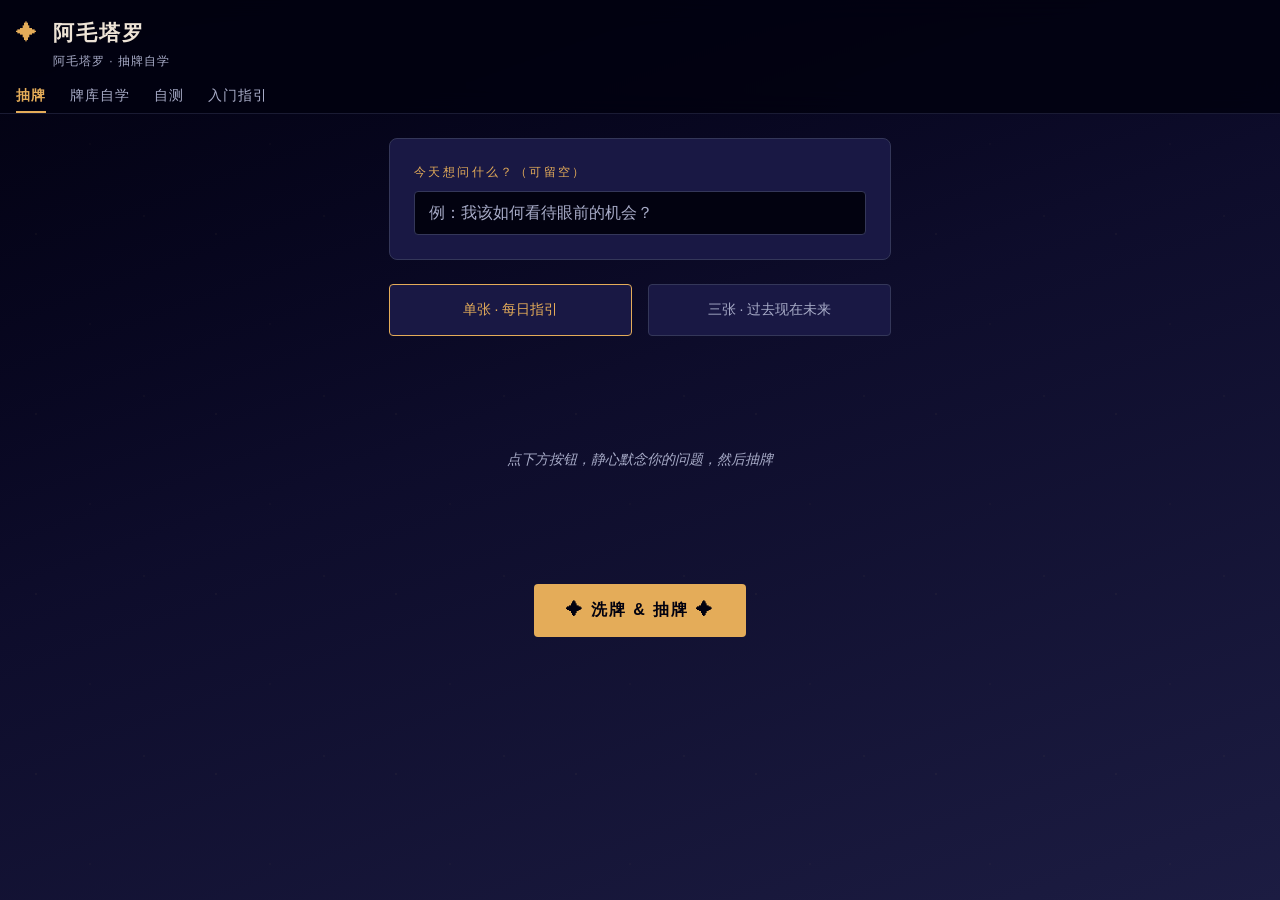
<file: index.html>
<!DOCTYPE html>
<html lang="zh-CN">
<head>
<meta charset="UTF-8">
<meta name="viewport" content="width=device-width, initial-scale=1.0">
<meta http-equiv="refresh" content="0; url=./am-tarot.html">
<title>阿毛塔罗 · 自学抽牌</title>
</head>
<body>
<script>location.replace('./am-tarot.html');</script>
<p style="font-family:sans-serif;text-align:center;margin-top:2em;"><a href="./am-tarot.html">阿毛塔罗 · 点击进入</a></p>
</body>
</html>
</file>
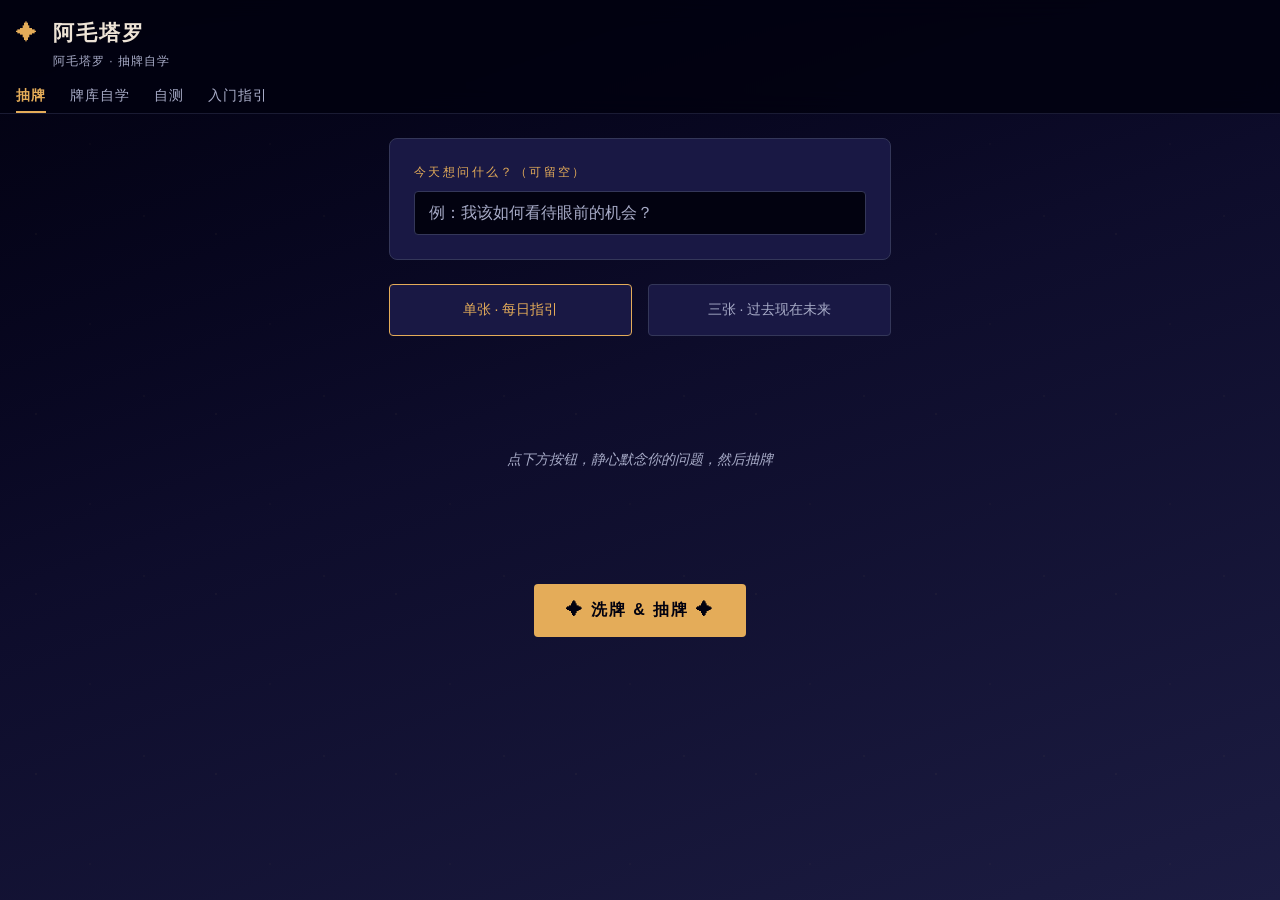
<file: am-tarot.html>
<!DOCTYPE html>
<html lang="zh-CN">
<head>
<meta charset="UTF-8">
<meta name="viewport" content="width=device-width, initial-scale=1.0, maximum-scale=1.0, user-scalable=no, viewport-fit=cover">
<meta name="theme-color" content="#0d0a1a">
<meta name="apple-mobile-web-app-capable" content="yes">
<meta name="apple-mobile-web-app-status-bar-style" content="black-translucent">
<link rel="manifest" href="manifest.json">
<link rel="apple-touch-icon" href="pwa-icon-192.png">
<title>阿毛塔罗 · 自学抽牌</title>
<style>
/* ============ 阿毛塔罗 | Editorial Swiss Revival ============ */
:root{
  --bg0: oklch(10% 0.04 280);
  --bg1: oklch(18% 0.06 280);
  --bg2: oklch(25% 0.07 280);
  --gold: oklch(78% 0.12 75);
  --gold-soft: oklch(88% 0.08 75);
  --gold-deep: oklch(65% 0.11 75);
  --cream: oklch(92% 0.02 75);
  --text: oklch(94% 0.02 280);
  --text-dim: oklch(75% 0.04 280);
  --card: oklch(24% 0.08 280);
  --card-border: oklch(35% 0.06 280);
  --rev: oklch(82% 0.03 260);
  --red: oklch(72% 0.14 25);
  --fs-xs: 0.75rem;
  --fs-sm: 0.875rem;
  --fs-base: 1rem;
  --fs-lg: 1.333rem;
  --fs-xl: 1.777rem;
  --sp-1: 0.5rem;
  --sp-2: 1rem;
  --sp-3: 1.5rem;
  --sp-4: 2rem;
  --sp-6: 3rem;
}
*{box-sizing:border-box; -webkit-tap-highlight-color:transparent;}
html,body{margin:0;padding:0;}
body{
  font-family: "PingFang SC", "Microsoft YaHei", -apple-system, BlinkMacSystemFont, sans-serif;
  background:linear-gradient(160deg,var(--bg0) 0%,var(--bg1) 45%,var(--bg2) 100%);
  color:var(--text);
  min-height:100vh;
  padding-bottom:var(--sp-6);
  line-height:1.6;
}
body::before{
  content:"";position:fixed;inset:0;pointer-events:none;z-index:0;
  background:
    radial-gradient(1px 1px at 20% 30%, rgba(230,194,122,.3), transparent),
    radial-gradient(1px 1px at 80% 20%, rgba(230,194,122,.25), transparent),
    radial-gradient(1px 1px at 50% 80%, rgba(230,194,122,.18), transparent);
  background-size:180px 180px; opacity:.5;
}
.topbar{
  position:sticky;top:0;z-index:20;
  background:oklch(10% 0.04 280 / .85);backdrop-filter:blur(12px);
  border-bottom:1px solid oklch(35% 0.06 280 / .5);
}
.brand{display:flex;align-items:baseline;gap:var(--sp-2);padding:var(--sp-2) var(--sp-2) var(--sp-1);}
.brand-icon{font-size:var(--fs-lg);color:var(--gold);}
.brand-name{font-size:var(--fs-lg);font-weight:700;letter-spacing:2px;color:var(--cream);}
.brand-sub{font-size:var(--fs-xs);color:var(--text-dim);display:block;margin-top:2px;letter-spacing:1px;}
.tabs{display:flex;padding:0 var(--sp-2);gap:var(--sp-3);}
.tab{
  flex:none;background:none;border:none;color:var(--text-dim);
  font-size:var(--fs-sm);padding:var(--sp-1) 0;cursor:pointer;letter-spacing:1px;
  position:relative;transition:color .15s;
}
.tab::after{
  content:'';position:absolute;bottom:0;left:0;right:0;height:2px;
  background:var(--gold);transform:scaleX(0);transition:transform .2s;
}
.tab.active{color:var(--gold);font-weight:600;}
.tab.active::after{transform:scaleX(1);}
.tab:not(.active):hover{color:var(--cream);}
main{position:relative;z-index:1;padding:var(--sp-3) var(--sp-2);max-width:60ch;margin:0 auto;}
.panel{display:none;animation:fade .35s;}
.panel.active{display:block;}
@keyframes fade{from{opacity:0;transform:translateY(6px);}to{opacity:1;transform:none;}}
.focus-card{background:var(--card);border:1px solid var(--card-border);border-radius:8px;padding:var(--sp-3);margin-bottom:var(--sp-3);}
.focus-label{font-family: ui-monospace, SFMono-Regular, Menlo, Monaco, Consolas, monospace;font-size:var(--fs-xs);color:var(--gold);letter-spacing:0.2em;display:block;margin-bottom:var(--sp-1);text-transform:uppercase;}
.question-input{width:100%;background:var(--bg0);border:1px solid var(--card-border);border-radius:4px;color:var(--text);font-size:var(--fs-base);padding:.75rem .875rem;outline:none;transition:border-color .15s;}
.question-input::placeholder{color:var(--text-dim);}
.question-input:focus{border-color:var(--gold);}
.spread-row{display:flex;gap:var(--sp-2);margin-bottom:var(--sp-3);}
.spread{flex:1;background:var(--card);border:1px solid var(--card-border);color:var(--text-dim);border-radius:4px;padding:var(--sp-2);font-size:var(--fs-sm);cursor:pointer;transition:all .15s;position:relative;}
.spread.active{border-color:var(--gold);color:var(--gold);background:oklch(24% 0.08 280);}
.spread:not(.active):hover{border-color:oklch(45% 0.06 280);color:var(--cream);}
.table{position:relative;min-height:200px;display:flex;align-items:center;justify-content:center;gap:var(--sp-2);padding:var(--sp-3) 0;perspective:1200px;}
.table-hint{color:var(--text-dim);font-size:var(--fs-sm);text-align:center;line-height:1.8;font-style:italic;}
.grid-cell{flex:1;max-width:150px;display:flex;justify-content:center;transition:transform .5s cubic-bezier(.34,1.4,.4,1),opacity .4s;}
.cell-1{max-width:150px;}
.cell-3{max-width:105px;}
.deck-pile{position:absolute;left:50%;top:50%;transform:translate(-50%,-50%);width:74px;height:104px;z-index:1;transition:opacity .4s,transform .4s;filter:drop-shadow(0 8px 16px rgba(0,0,0,.55));}
.deck-stack{position:absolute;inset:0;transform-style:preserve-3d;}
.db{position:absolute;left:0;top:0;width:100%;height:100%;border-radius:8px;background:linear-gradient(145deg,var(--bg2),var(--bg1));border:1px solid oklch(78% 0.12 75 / .35);box-shadow:0 2px 6px rgba(0,0,0,.45);}
.db.d1{transform:translate(-6px,7px) rotate(-2deg);}
.db.d2{transform:translate(5px,5px) rotate(1.4deg);}
.db.d3{transform:translate(-4px,3px) rotate(-.8deg);}
.db.d4{transform:translate(4px,2px) rotate(.8deg);}
.db.d5{transform:translate(-2px,1px) rotate(-.3deg);}
.db.d6{transform:translate(2px,.5px) rotate(.3deg);}
.db.top{display:flex;align-items:center;justify-content:center;color:var(--gold);font-size:24px;background:linear-gradient(145deg,var(--bg2),var(--bg1));border:1px solid var(--gold-deep);}
.db::before{content:"";position:absolute;inset:6px;border:1px solid oklch(78% 0.12 75 / .18);border-radius:5px;background:repeating-linear-gradient(45deg,transparent 0 5px,oklch(78% 0.12 75 / .04) 5px 10px);}
.deck-pile.shuffling{animation:deckPulse 1.4s ease-in-out infinite;}
.deck-pile.shuffling .deck-stack{animation:riffle .3s ease-in-out infinite;}
.deck-pile.shuffling .db.top{animation:topCard .3s ease-in-out infinite;}
@keyframes riffle{0%{transform:translateY(0) rotate(0) scale(1);}30%{transform:translateY(-7px) rotate(-4deg) scale(1.05,.9);}60%{transform:translateY(3px) rotate(5deg) scale(.94,1.06);}100%{transform:translateY(0) rotate(0) scale(1);}}
@keyframes topCard{0%{transform:translate(0,0) rotate(0);}50%{transform:translate(-9px,-3px) rotate(-14deg);}100%{transform:translate(0,0) rotate(0);}}
@keyframes deckPulse{0%,100%{filter:drop-shadow(0 0 12px rgba(230,194,122,.25)) drop-shadow(0 8px 16px rgba(0,0,0,.55));}50%{filter:drop-shadow(0 0 30px rgba(230,194,122,.55)) drop-shadow(0 8px 16px rgba(0,0,0,.55));}}
.deck-glint{position:absolute;left:-12%;width:124%;height:34%;top:-40%;z-index:3;pointer-events:none;opacity:0;background:linear-gradient(180deg,transparent,rgba(255,235,170,.5),rgba(255,245,210,.9),rgba(255,235,170,.5),transparent);filter:blur(5px);}
.deck-pile.shuffling .deck-glint{animation:glint 1.5s linear infinite;}
@keyframes glint{0%{top:-40%;opacity:0;}8%{opacity:1;}70%{opacity:1;}100%{top:140%;opacity:0;}}
.grid-cell.dealing{opacity:0;transform:translate(0,0) scale(.4) rotate(10deg);z-index:2;}
.grid-cell.dealt{opacity:1;transform:none;z-index:auto;}
.cell-1.dealt{transition-delay:0s;}
.cell-3.dealt:nth-child(1){transition-delay:0s;}
.cell-3.dealt:nth-child(2){transition-delay:.22s;}
.cell-3.dealt:nth-child(3){transition-delay:.44s;}
.spark{position:absolute;width:7px;height:7px;border-radius:50%;background:radial-gradient(circle,#ffe9a8,var(--gold-d));box-shadow:0 0 8px var(--gold);pointer-events:none;z-index:5;opacity:0;animation:sparkFly .6s ease-out forwards;}
@keyframes sparkFly{0%{opacity:1;transform:translate(0,0) scale(1);}100%{opacity:0;transform:translate(var(--dx,30px),var(--dy,-20px)) rotate(var(--r,0deg)) scale(.2);}}
.card3d{width:100%;max-width:150px;height:220px;position:relative;perspective:900px;transform-style:preserve-3d;}
.cell-3 .card3d{height:180px;}
.flipper{width:100%;height:100%;position:relative;transform-style:preserve-3d;transition:transform .7s cubic-bezier(.4,.2,.2,1);}
.flipper.flipped{transform:rotateY(180deg);}
/* 兜底：移动端/WebView 3D 翻转兼容性不佳时，用 2D scaleX 代替 rotateY(180deg) */
@supports not (backface-visibility: hidden) {
  .flipper.flipped{transform:scaleX(-1);}
  .card-front{transform:scaleX(-1);}
}
@media (pointer:coarse) {
  .flipper.flipped{transform:scaleX(-1);}
  .card-front{transform:scaleX(-1);}
}
.cardface{position:absolute;inset:0;backface-visibility:hidden;-webkit-backface-visibility:hidden;border-radius:8px;}
.card-back{display:flex;background:linear-gradient(145deg,var(--bg2),var(--bg1));border:1px solid var(--gold-deep);box-shadow:0 4px 16px rgba(0,0,0,.5);align-items:center;justify-content:center;}
.back-frame{position:absolute;inset:7px;border:1px solid oklch(78% 0.12 75 / .4);border-radius:5px;background:repeating-linear-gradient(45deg,transparent 0 6px,oklch(78% 0.12 75 / .06) 6px 12px);}
.back-pattern{font-size:38px;color:var(--gold);opacity:.7;text-shadow:0 0 10px oklch(78% 0.12 75 / .3);animation:backShine 3s ease-in-out infinite;}
@keyframes backShine{0%,100%{opacity:.6;text-shadow:0 0 6px oklch(78% 0.12 75 / .2);}50%{opacity:.9;text-shadow:0 0 18px oklch(78% 0.12 75 / .45);}}
.card-front{display:block;transform:rotateY(180deg);background:linear-gradient(160deg,var(--card),var(--bg1));border:1px solid var(--card-border);overflow:hidden;border-radius:8px;width:100%;height:100%;box-sizing:border-box;}
.cf-img{position:absolute;inset:0;width:100%;height:100%;object-fit:cover;display:block;border-radius:7px;z-index:0;}
.cf-fallback{display:none;position:absolute;inset:0;border-radius:7px;z-index:1;background:linear-gradient(160deg,var(--card),var(--bg1));padding:10px;flex-direction:column;}
.card-front.rev{filter:saturate(.85) brightness(.9);border-color:var(--rev);}
.card-front.rev .cf-fallback .cf-icon{filter:hue-rotate(140deg);opacity:.8;}
.card-front.rev .cf-img{filter:hue-rotate(140deg) saturate(.85) brightness(.9);}
.cf-top{display:flex;justify-content:space-between;font-size:11px;color:var(--gold);}
.cf-bottom{display:flex;justify-content:space-between;align-items:center;font-size:10px;color:var(--text-dim);}
.cf-numline{display:flex;justify-content:space-between;align-items:center;font-size:10px;color:var(--text-dim);padding-top:6px;border-top:1px solid oklch(78% 0.12 75 / .18);}
.cf-num{color:var(--gold);font-weight:700;font-size:12px;font-family:ui-monospace,SFMono-Regular,Menlo,Monaco,Consolas,monospace;}
.cf-iconbox{text-align:center;flex:1;display:flex;flex-direction:column;align-items:center;justify-content:center;gap:6px;}
.cf-icon{font-size:38px;color:var(--gold);}
.cf-cn{color:var(--cream);}
.cf-name{font-size:17px;font-weight:700;letter-spacing:1px;color:var(--cream);}
.cf-en{font-size:9px;color:var(--text-dim);text-transform:uppercase;letter-spacing:.5px;}
.ico{font-style:normal;}
.pos-tag{position:absolute;top:-14px;left:0;right:0;text-align:center;font-size:11px;color:var(--gold);}
.draw-zone{text-align:center;margin:var(--sp-3) 0 var(--sp-1);}
.draw-btn{background:var(--gold);color:var(--bg0);border:none;border-radius:4px;padding:var(--sp-2) var(--sp-4);font-size:var(--fs-base);font-weight:700;letter-spacing:2px;cursor:pointer;transition:opacity .12s,transform .12s;}
.draw-btn:hover{opacity:.9;}
.draw-btn:active{transform:scale(.97);}
.draw-btn.small{padding:var(--sp-1) var(--sp-2);font-size:var(--fs-sm);}
.result{margin-top:var(--sp-3);animation:rise .5s;}
@keyframes rise{from{opacity:0;transform:translateY(12px);}to{opacity:1;transform:none;}}
.res-question{text-align:center;color:var(--gold);font-size:var(--fs-base);margin-bottom:var(--sp-2);letter-spacing:1px;font-style:italic;}
.detail-card{background:var(--card);border:1px solid var(--card-border);border-radius:8px;padding:var(--sp-3);margin-bottom:var(--sp-2);}
.dc-head{display:flex;align-items:flex-start;gap:var(--sp-2);margin-bottom:var(--sp-2);}
.dc-thumb{flex:none;width:58px;height:88px;border-radius:6px;overflow:hidden;position:relative;background:linear-gradient(160deg,var(--card),var(--bg1));border:1px solid var(--card-border);}
.dc-img{position:absolute;inset:0;width:100%;height:100%;object-fit:cover;display:block;z-index:2;}
.dc-fb{position:absolute;inset:0;display:flex;align-items:center;justify-content:center;z-index:1;background:linear-gradient(160deg,var(--card),var(--bg1));}
.dc-fb-icon{font-size:22px;color:var(--gold);}
.dc-title{flex:1;}
.dc-pos{font-size:var(--fs-xs);color:var(--gold);letter-spacing:1px;font-family:ui-monospace,SFMono-Regular,Menlo,Monaco,Consolas,monospace;text-transform:uppercase;}
.dc-name{font-size:var(--fs-lg);font-weight:700;color:var(--cream);}
.dc-en{font-size:var(--fs-xs);color:var(--text-dim);text-transform:uppercase;letter-spacing:1px;}
.dc-meta{font-size:var(--fs-xs);color:var(--text-dim);margin-top:2px;}
.dc-orient{font-size:var(--fs-xs);color:#79c9a8;font-weight:700;margin-top:4px;display:inline-block;letter-spacing:1px;}
.dc-orient.rev{color:#c88;}
.dc-kw{margin-bottom:var(--sp-2);}
.kw-row{display:flex;flex-wrap:wrap;gap:6px;}
.chip{background:oklch(78% 0.12 75 / .1);color:var(--gold);border:1px solid oklch(78% 0.12 75 / .2);padding:2px 10px;border-radius:3px;font-size:var(--fs-sm);}
.dc-mean{font-size:var(--fs-sm);line-height:1.8;color:var(--text);margin-bottom:var(--sp-2);}
.dc-mean b{color:var(--gold);}
.dc-learn{font-size:var(--fs-sm);line-height:1.7;color:var(--text-dim);background:var(--bg0);border-left:3px solid var(--gold-deep);padding:var(--sp-2);border-radius:0 4px 4px 0;margin-bottom:var(--sp-1);}
.dc-learn b{color:var(--gold);}
.dc-sym{font-size:var(--fs-sm);line-height:1.7;color:var(--text-dim);}
.dc-sym b{color:var(--gold-deep);}
.dc-open{margin-top:var(--sp-2);color:var(--gold);font-size:var(--fs-sm);text-align:right;cursor:pointer;letter-spacing:1px;}
.summary{background:var(--card);border:1px solid oklch(78% 0.12 75 / .3);border-radius:8px;padding:var(--sp-3);margin-bottom:var(--sp-2);}
.sum-head{color:var(--gold);font-size:var(--fs-sm);font-weight:700;margin-bottom:var(--sp-2);text-align:center;letter-spacing:2px;text-transform:uppercase;}
.sum-text{font-size:var(--fs-sm);line-height:1.8;color:var(--text);}
.sum-text b{color:var(--gold);}
.learn-cta{background:var(--bg0);border:1px dashed var(--gold-deep);border-radius:8px;padding:var(--sp-3);}
.lc-title{color:var(--gold);font-size:var(--fs-base);font-weight:700;margin-bottom:var(--sp-1);}
.lc-sub{font-size:var(--fs-sm);line-height:1.9;color:var(--text-dim);margin-bottom:var(--sp-2);}
.lc-sub b{color:var(--cream);}
.lc-btns{display:flex;gap:var(--sp-2);}
.ghost{flex:1;background:none;border:1px solid var(--gold-deep);color:var(--gold);border-radius:4px;padding:var(--sp-1);font-size:var(--fs-sm);cursor:pointer;transition:background .15s;}
.ghost:active{background:oklch(78% 0.12 75 / .12);}
::-webkit-scrollbar{width:4px;height:4px;}
::-webkit-scrollbar-track{background:transparent;}
::-webkit-scrollbar-thumb{background:oklch(78% 0.12 75 / .25);border-radius:4px;}
::-webkit-scrollbar-thumb:hover{background:oklch(78% 0.12 75 / .4);}
.learn-header{padding:var(--sp-1) 0 var(--sp-2);display:flex;align-items:center;justify-content:space-between;}
.learn-header h3{color:var(--gold);font-size:var(--fs-base);margin:0;letter-spacing:1px;}
.deck-badge{font-size:var(--fs-xs);color:var(--text-dim);background:oklch(78% 0.12 75 / .1);border:1px solid oklch(78% 0.12 75 / .15);padding:3px 10px;border-radius:20px;font-family:ui-monospace,SFMono-Regular,Menlo,Monaco,Consolas,monospace;}
.search-input{width:100%;background:var(--bg0);border:1px solid var(--card-border);border-radius:4px;color:var(--text);padding:var(--sp-1) var(--sp-2);font-size:var(--fs-sm);outline:none;transition:border-color .15s;}
.search-input:focus{border-color:var(--gold);}
.browse-filters{display:flex;gap:var(--sp-2);margin:var(--sp-2) 0;flex-wrap:wrap;}
.bfilter{background:var(--card);border:1px solid var(--card-border);color:var(--text-dim);border-radius:4px;padding:4px 12px;font-size:var(--fs-sm);cursor:pointer;transition:all .15s;}
.bfilter.active{border-color:var(--gold);color:var(--gold);background:var(--card);}
.bfilter:not(.active):hover{border-color:oklch(45% 0.06 280);color:var(--cream);}
.card-grid{display:grid;grid-template-columns:repeat(4,1fr);gap:8px;}
@media (min-width: 600px){ .card-grid{grid-template-columns:repeat(4,1fr); } }
@media (min-width: 800px){ .card-grid{grid-template-columns:repeat(5,1fr); } }
@media (max-width: 400px){ .card-grid{grid-template-columns:repeat(3,1fr); } }
.grid-card{background:var(--card);border:1px solid var(--card-border);border-radius:6px;padding:6px 4px 8px;text-align:center;cursor:pointer;transition:border-color .15s,transform .15s;}
.grid-card:active{transform:scale(.96);}
.grid-card:hover{border-color:oklch(45% 0.06 280);}
.gc-img-wrap{position:relative;aspect-ratio:3/5;border-radius:4px;overflow:hidden;background:linear-gradient(160deg,var(--card),var(--bg1));border:1px solid var(--card-border);margin-bottom:4px;}
.gc-img{width:100%;height:100%;object-fit:cover;display:block;}
.gc-fallback{position:absolute;inset:0;display:flex;align-items:center;justify-content:center;background:linear-gradient(160deg,var(--card),var(--bg1));}
.gc-fb-icon{font-size:22px;color:var(--gold);}
.gc-name{font-size:11px;font-weight:600;color:var(--cream);line-height:1.3;}
.gc-sub{display:none;}
.panel-title{color:var(--gold);font-size:var(--fs-lg);letter-spacing:2px;text-align:center;margin:var(--sp-1) 0 var(--sp-1);}
.panel-desc{color:var(--text-dim);font-size:var(--fs-sm);text-align:center;line-height:1.7;margin:0 0 var(--sp-3);font-style:italic;}
.quiz-stage{text-align:center;}
.quiz-cardback{width:120px;height:170px;margin:0 auto var(--sp-3);border-radius:8px;display:flex;align-items:center;justify-content:center;background:linear-gradient(145deg,var(--bg2),var(--bg1));border:1px solid var(--gold-deep);font-size:44px;color:var(--gold);}
.quiz-card{background:var(--card);border:1px solid var(--card-border);border-radius:8px;padding:var(--sp-3);margin-top:var(--sp-3);text-align:left;}
.qz-name{font-size:var(--fs-lg);font-weight:700;color:var(--cream);}
.qz-name span{font-size:var(--fs-xs);color:var(--text-dim);text-transform:uppercase;letter-spacing:1px;}
.qz-meta{font-size:var(--fs-sm);color:var(--text-dim);margin-top:4px;margin-bottom:var(--sp-2);}
.qz-img-wrap{margin:0 auto var(--sp-3);width:140px;height:210px;border-radius:8px;overflow:hidden;position:relative;background:linear-gradient(160deg,var(--card),var(--bg1));border:1px solid var(--card-border);}
.qz-img{position:absolute;inset:0;width:100%;height:100%;object-fit:cover;display:block;}
.qz-fb{display:none;position:absolute;inset:0;align-items:center;justify-content:center;background:linear-gradient(160deg,var(--card),var(--bg1));}
.qz-fb-icon{font-size:48px;color:var(--gold);}
.qz-ask{font-size:var(--fs-sm);line-height:1.8;color:var(--text);margin-bottom:var(--sp-2);}
.qz-ask b{color:var(--gold);}
.qz-mem{font-size:var(--fs-sm);color:var(--text-dim);margin-bottom:var(--sp-2);}
textarea{width:100%;background:var(--bg0);border:1px solid var(--card-border);border-radius:4px;color:var(--text);padding:var(--sp-1) var(--sp-2);font-size:var(--fs-sm);resize:none;outline:none;font-family:inherit;transition:border-color .15s;}
textarea:focus{border-color:var(--gold);}
.guide-body{max-width:60ch;margin:0 auto;}
.guide-steps{margin-bottom:var(--sp-3);}
.gstep{background:var(--card);border:1px solid var(--card-border);border-radius:8px;padding:var(--sp-2) var(--sp-3);margin-bottom:var(--sp-2);font-size:var(--fs-sm);line-height:1.8;color:var(--text);}
.gstep b{color:var(--gold);}
.tips{background:var(--bg0);border:1px solid var(--card-border);border-radius:8px;padding:var(--sp-2) var(--sp-3);}
.tipline{font-size:var(--fs-sm);line-height:1.8;color:var(--text-dim);margin-bottom:var(--sp-1);}
.tipline b{color:var(--gold);}
.modal{position:fixed;inset:0;background:oklch(8% 0.04 280 / .8);backdrop-filter:blur(6px);display:none;align-items:flex-end;justify-content:center;z-index:50;animation:fade .2s;}
.modal.open{display:flex;}
.modal-box{background:var(--bg1);width:100%;max-width:60ch;max-height:90vh;overflow-y:auto;border-radius:12px 12px 0 0;padding:var(--sp-4) var(--sp-3) var(--sp-6);position:relative;box-shadow:0 -6px 30px rgba(0,0,0,.5);}
@keyframes slideUp{from{transform:translateY(30px);}to{transform:none;}}
.modal.open .modal-box{animation:slideUp .3s;}
.modal-close{position:absolute;top:8px;right:var(--sp-3);background:none;border:none;color:var(--gold);font-size:var(--fs-lg);cursor:pointer;line-height:1;padding:4px 8px;}
.detail-card.in-modal{border:none;background:none;padding:0;}
.modal-ex{margin-top:var(--sp-3);background:var(--bg0);border:1px dashed var(--gold-deep);border-radius:8px;padding:var(--sp-3);}
.ex-title{color:var(--gold);font-size:var(--fs-base);font-weight:700;margin-bottom:var(--sp-2);}
.ex-text{font-size:var(--fs-sm);line-height:1.9;color:var(--text-dim);}
.ex-text b{color:var(--cream);}
</style>
</head>
<body>

<!-- ============ 顶部导航 ============ -->
<header class="topbar">
  <div class="brand">
    <div class="brand-icon">✦</div>
    <div class="brand-text">
      <span class="brand-name">阿毛塔罗</span>
      <span class="brand-sub">阿毛塔罗 · 抽牌自学</span>
    </div>
  </div>
  <nav class="tabs">
    <button class="tab active" data-tab="draw">抽牌</button>
    <button class="tab" data-tab="learn">牌库自学</button>
    <button class="tab" data-tab="quiz">自测</button>
    <button class="tab" data-tab="guide">入门指引</button>
  </nav>
</header>

<!-- ============ 抽牌区 ============ -->
<main>
<section id="draw" class="panel active">

  <!-- 问题输入 -->
  <div class="focus-card">
    <label class="focus-label">今天想问什么？（可留空）</label>
    <input id="questionInput" class="question-input" type="text"
      placeholder="例：我该如何看待眼前的机会？" maxlength="60">
  </div>

  <!-- 牌阵选择 -->
  <div class="spread-row">
    <button class="spread active" data-count="1">单张 · 每日指引</button>
    <button class="spread" data-count="3">三张 · 过去现在未来</button>
  </div>

  <!-- 牌桌 -->
  <div id="table" class="table"></div>

  <!-- 抽牌按钮 -->
  <div class="draw-zone">
    <button id="drawBtn" class="draw-btn">✦ 洗牌 &amp; 抽牌 ✦</button>
  </div>

  <!-- 解读结果 -->
  <div id="result" class="result"></div>
</section>

<section id="learn" class="panel">
  <div class="learn-header">
    <h3>牌库浏览</h3>
    <span class="deck-badge" id="deckCount">78 张</span>
  </div>
  <input id="learnSearch" class="search-input" type="text" placeholder="搜索牌名 / 关键词…">
  <div class="browse-filters">
    <button class="bfilter active" data-filter="all">全部</button>
    <button class="bfilter" data-filter="major">大阿卡纳</button>
    <button class="bfilter" data-filter="minor">小阿卡纳</button>
  </div>
  <div id="cardGrid" class="card-grid"></div>
  <div id="learnDetail"></div>
</section>

<section id="quiz" class="panel">
  <h3 class="panel-title">⊹ 牌意自测 ⊹</h3>
  <p class="panel-desc">随机抽一张牌，凭记忆回想牌意，再点击查看对照，检验掌握程度。</p>
  <div class="quiz-stage">
    <div class="quiz-cardback" id="quizCardBack">?</div>
    <button id="quizDraw" class="draw-btn small">随机出一题</button>
    <div id="quizArea"></div>
  </div>
</section>

<section id="guide" class="panel">
  <div class="guide-body">
    <h3 class="panel-title">⊹ 零基础入门指引 ⊹</h3>
    <p class="panel-desc">按这个顺序学，最快掌握塔罗。</p>
    <div class="guide-steps">
      <div class="gstep"><b>① 认识结构</b>塔罗共78张：22张大阿卡纳（人生大课题）+ 56张小阿卡纳（生活细节）。小阿卡纳分4花色：权杖(火/行动)、圣杯(水/情感)、宝剑(风/思考)、星币(土/物质)。</div>
      <div class="gstep"><b>② 先学大阿卡纳</b>22张是一个完整的"愚者之旅"成长故事。从愚人→世界，按顺序记住每个人生阶段，就记住了整个框架。</div>
      <div class="gstep"><b>③ 记住阿卡纳数字</b>小阿卡纳的1~10和宫廷牌各有主题：1=开端、2=选择、3=成长、4=稳定、5=冲突、6=和谐、7=坚持、8=力量/变革、9=独自提升、10=完结;宫廷牌(侍从/骑士/王后/国王)=人格阶段。</div>
      <div class="gstep"><b>④ 实操抽牌</b>回"抽牌"页，先不用管记不记得住，每天抽一张牌，读出正逆位关键词，再看详解对照，很快就有语感。</div>
      <div class="gstep"><b>⑤ 用自测巩固</b>"自测"页随机抽牌回想牌意，检验自己记下多少，反复几次就能内化。</div>
    </div>
    <h3 class="panel-title">⊹ 速记小技巧 ⊹</h3>
    <div class="tips">
      <div class="tipline">✓ 每张牌记 <b>"3个关键词 + 1句话"</b>，别背长文。</div>
      <div class="tipline">✓ 逆位不是"坏"，而是"过度/不足/受阻" —— 常表示能量失衡。</div>
      <div class="tipline">✓ 看牌联想：画面里有什么元素（星/水/剑/花），就往那个方向解读。</div>
    </div>
  </div>
</section>
</main>

<!-- ============ 牌意详情弹层 ============ -->
<div id="modal" class="modal">
  <div class="modal-box">
    <button id="modalClose" class="modal-close">×</button>
    <div id="modalContent"></div>
  </div>
</div>

<script>
/* 大阿卡纳 22 张牌数据库 */
const MAJOR = [
{ id:0, n:'愚人', en:'The Fool', num:'0', el:'风', kU:['开始','冒险','天真','潜能','自由'], kR:['鲁莽','犹豫','逃避','不负责','盲目'], m:'愚人象征一段全新旅程的开始，代表纯粹的可能性、好奇与无畏。正位出现时，提示你正站在新起点，带着开放的心去尝试未知。它鼓励你相信直觉，迈出第一步，哪怕前路未卜。', r:'愚人逆位表示准备不足、冲动行事或过度天真，也可能因害怕犯错而迟迟不敢行动。它提醒你：要么还没看清风险就跳进去，要么因顾虑太多错过了出发的时机。教训是"在勇敢与鲁莽间找到平衡"。', teach:'愚人是塔罗旅程的第0站，代表"灵魂还没经验"的最初状态。记住一句话：内心深处总有个没长大的、对所有可能性说"好"的孩子。学大阿卡纳时把它当成起点，故事从这里展开。', sym:'背着行囊站在悬崖边、脚边有只狗、手持白玫瑰（纯真）——象征未知的冒险与信任。' },
{ id:1, n:'魔术师', en:'The Magician', num:'I', el:'风', kU:['创造','意志','技艺','资源','专注'], kR:['空想','欺诈','能量散','自我中心','拖延'], m:'魔术师象征"你已具备创造所需的一切"。桌上摆着四种元素的象征物（权杖、圣杯、宝剑、星币），意味着天时地利人和都已备齐。正位提示你：凭自己的意志与技能去创造、去行动，此刻是施展才华的时机。', r:'魔术师逆位代表才华被浪费、目标不清，或是在用技巧欺瞒自己和他人。它提醒你检查：是否在空谈理想而未落地？是否抓着一堆资源却没有聚焦？恢复方向感，抵制走捷径的心态。', teach:'魔术师是"显化者"的原型：一手向天、一手指地，意为"上界如此，下界亦然"。记住：他是把想法变成现实的第一人。和小阿卡纳四种元素对应，代表你已经"配齐了全部工具"。', sym:'头顶∞符号、腰绑衔尾蛇、四元素器皿在桌——象征全然的创造潜能与意志力。' },
{ id:2, n:'女祭司', en:'The High Priestess', num:'II', el:'水', kU:['直觉','内在智慧','神秘','静观','潜意识'], kR:['直觉受阻','自欺','隐藏信息','疏离','浅薄'], m:'女祭司代表未言明的内在智慧与直觉。正位提示你：答案不在表面，而在潜意识之中。此刻更适合聆听内心、静观等待，而不是急着用外部的逻辑去推断。她邀请你信任直觉，留意梦境与第六感。', r:'女祭司逆位表示听不见内在声音，直觉被忽视，可能有秘密被隐瞒，或自己选择对真相视而不见。它提醒你：别再绕开内心的信号，坦诚面对直觉回避的那个真相。', teach:'女祭司是"神秘之门"看护者，坐在帘幕前、手持卷宗。记住：她是站着不动的直觉，区别于女皇的行动。她的功课 = "安静下来，听内在的声音"。', sym:'两柱B/J、石榴与棕榈帘幕、脚边新月——象征"帘幕后的未显真相"与直觉。' },
{ id:3, n:'皇后', en:'The Empress', num:'III', el:'土', kU:['丰盛','滋养','母亲','创造力','感官'], kR:['过度','不独立','疏忽','沉闷','依赖'], m:'皇后是丰盛与滋养的化身，象征孕育、创造力大丰收。正位出现时，感情与生活正在开花结果，适合投入创作、经营关系、关照身体与感官享受。她鼓励你放松下来，接受"被滋养"与"去滋养"。', r:'皇后逆位代表创造力受阻、产出停滞，或对他人/事物过度依赖而失去自我。可能是疏忽了自我照料，或关系里失衡。提醒你：先滋养好自己，才有能力给予；别让占有欲变成束缚。', teach:'皇后是"大地的母亲"：绿树红袍、麦田流水。记住：她是丰饶本身。对照女祭司（内在直觉）与皇后的区别——一个是听，一个是生。她对应爱与物质的显化。', sym:'金星符号、心形盾、丰茂麦田——象征生育力、丰盛与感官之乐。' },
{ id:4, n:'皇帝', en:'The Emperor', num:'IV', el:'火', kU:['权威','结构','秩序','掌控','稳定'], kR:['独裁','僵化','失控','压制','蛮横'], m:'皇帝象征稳固的权威、规则与结构。正位提示你建立秩序、承担责任，用坚定和自律推进事务。在职场上常代表领导力与决策；生活里提醒你为混乱建立边界。他是可依赖的执行力。', r:'皇帝逆位代表人被专断掌控、或自身僵化缺乏弹性，也可能面对权威失控、规则失灵的局面。它提醒你：别以强硬掩饰不安，学会在秩序与倾听之间取得平衡。', teach:'皇帝是"父亲/统治者"原型：端坐石座、手握权杖。记住他与皇后相反——皇后是丰盛生长，他是结构与边界。要建立"秩序感"时就想他。', sym:'公羊(白羊)饰头、河谷山川、铠甲王座——象征权威、统治与物质世界。' },
{ id:5, n:'教皇', en:'The Hierophant', num:'V', el:'土', kU:['引导','传统','教导','信念','共鸣'], kR:['墨守成规','盲从','叛逆','道德困境','教条'], m:'教皇象征传统、知识与精神教导。正位出现时，提示你尊重既有的体系与权威，向师长、经典、信仰学习，或遵循被验证过的路径。他也代表建立关系与结盟，是符合世俗规范的结合。', r:'教皇逆位代表质疑教条、突破传统，可能与之向背而行、拒绝服从权威，或陷入道德上的抉择困顿。它提醒你：不盲从也不一味反叛，找到属于自己的信念。', teach:'教皇是"导师/桥梁"原型，位阶下方有钥匙、脚边有信徒。记住：他传递的是被社会认可的智慧与仪式。对应"要加入哪个体系"或"跟随谁学"的功课。', sym:'教宗三重冠、双钥匙交叉、双柱托引——象征精神法则与人间的桥梁。' },
{ id:6, n:'恋人', en:'The Lovers', num:'VI', el:'风', kU:['爱','结合','选择','合一','和谐'], kR:['失衡','分歧','抉择难','不协调','错过'], m:'恋人牌代表爱的关系与深刻的联结，也象征一次重要的选择。正位时提示你在感情/合作中和谐一致，或面临需要凭"心意与价值观"做决定的分叉路。它鼓励真诚相待。', r:'恋人逆位代表关系中的失衡、沟通失调或抉择困难，可能是价值观冲突、内心摇摆不定。它提醒你：先与自己合一，才能与他人和谐；别因迁就而迷失自我。', teach:'恋人牌既讲爱情，更讲"选择"——上古的画面是亚当与夏娃，上方天使。记住：牌的本义是"在价值观的分岔口，诚实选择"。把焦点放回内心真正想选的，而不是表面诱惑。', sym:'天使加持、生命树与知善恶树、裸身赤诚——象征真爱与关键抉择。' },
{ id:7, n:'战车', en:'The Chariot', num:'VII', el:'水', kU:['胜利','意志','驱动','克服','掌控方向'], kR:['失控','方向失调','迟疑','受阻','强求'], m:'战车象征凭借意志力与自律驶向胜利。正位出现时，你在掌控方向，只要坚持下去就能达成目标。它鼓励你把精力汇集到一处，用纪律驱动，战胜路上的阻力与矛盾。', r:'战车逆位代表失去方向或掌控力下降，可能是意志摇摆、前进受阻，或对目标失去信心。它提醒你：先明确你真正想去的"那边"，再踩下油门；内耗会拖慢战车。', teach:'战车是"征服者"原型：驾驭黑白双狮（象征矛盾对峙的两股力量）。记住：赢的关键不是强力，而是"驾驭并整合矛盾"。它呼应意志与自律。', sym:'黑白斯芬克斯、六芒星冠、城市背景——象征驾驭对立力量、迈向胜利。' },
{ id:8, n:'力量', en:'Strength', num:'VIII', el:'火', kU:['勇气','温柔力量','耐心','内在镇定','驯服'], kR:['自我怀疑','软弱','失控','压抑','无力'], m:'力量牌不是蛮力，而是以温柔与耐心驯服内心猛兽。正位提示你用爱、勇气与镇定面对挑战，心存温和却坚定。它代表把怒气、欲望化为内在力量的能力，是对自己的慈悲。', r:'力量逆位代表自我怀疑、意志薄弱，可能被恐惧或情绪牵着走，或对自己的内在缺乏信心。它提醒你：勇气不是没有恐惧，而是带着恐惧仍愿前行；先安抚自己。', teach:'力量牌画了一位女子轻抚狮子。记住：这是"用柔克刚"的功课。对比皇帝的"用制度控制"与力量的"用温柔驯服"之别，就能记住它的真义。', sym:'女子徒手安抚雄狮、头顶∞符号、白色衣袍——象征以柔克刚与内在勇毅。' },
{ id:9, n:'隐士', en:'The Hermit', num:'IX', el:'土', kU:['内省','寻求真理','独处','指引','自省'], kR:['孤立','逃避','固执','迷惘','隐退过度'], m:'隐士象征回到内在、独自求索真理的阶段。正位提示你放慢脚步，退离喧嚣，在静默中寻找答案。他提着灯笼为你照路，代表有智慧在等待你去拾取，也可能指遇见一位明师。', r:'隐士逆位代表过度孤立、逃避人群，或在独处中陷入迷惘而脱离现实。它提醒你：独处是为了更好的相遇，不是切断一切；别用"寻求内在"当回避问题的借口。', teach:'隐士是"寻灯者"原型：老者拄杖、提灯照路、登临雪山。记住：他对应的功课是"先照亮自己，才能照亮他人"。是内省与智慧的守夜人。', sym:'六角星灯、登山之路、皑皑白雪——象征孤独中的内省与智慧的追寻。' },
{ id:10, n:'命运之轮', en:'The Wheel of Fortune', num:'X', el:'火', kU:['转机','命定','循环','契机','好运'], kR:['时运不济','失控','抗拒改变','停滞','轮回'], m:'命运之轮象征周期的运转与机遇的到来。正位出现时，时势正在转变，好运与转机轮到你。它鼓励你顺应潮流、抓住上升拐点，明白世事有起有落，此刻轮盘正向有利方向转动。', r:'命运之轮逆位表示时运不济、计划受阻，感觉被外部力量牵制而无力回天。它提醒你：拐点终究会来，与其抗拒或怨天，不如调整适应，等待轮盘再次转动。', teach:'命运之轮是"天道循环"的符号：转轮上方的斯芬克斯与四角生灵（天牛/狮/鹰）。记住：一切皆有时，升与降都是周期的一部分。它教你"识时务，顺大势"。', sym:'转轮、斯芬克斯、四活物与黄道带——象征命运流转与宇宙大秩序。' },
{ id:11, n:'正义', en:'Justice', num:'XI', el:'风', kU:['公平','真相','因果','平衡','裁决'], kR:['不公','失衡','偏见','逃避责任','误判'], m:'正义牌代表公平、真相与因果报应。正位出现时，提示一切将被公正对待，你种什么便收什么。它鼓励你以诚实与理性权衡，为自己负起责任，也象征法律与契约的合宜结果。', r:'正义逆位代表失衡、不公或被偏见蒙蔽真相，可能是在逃避责任、回避该面对的因果。它提醒你：请诚实面对自己，别让情绪玷污客观判断，重回平衡。', teach:'正义是"平衡之剑与天平"的意象。记住：它和"命运之轮"不同——轮盘是天命，正义是"你该如何公平动手"。审判之剑提示因果不虚。', sym:'长剑与天平、紫袍、帷幕两柱——象征公平裁决与理性的权衡。' },
{ id:12, n:'倒吊人', en:'The Hanged Man', num:'XII', el:'水', kU:['觉醒','换位思考','放下','臣服','悬置'], kR:['无谓牺牲','卡住','拖延','抗拒','钻牛角尖'], m:'倒吊人象征自愿悬置与换一个视角看世界。正位提示你：暂时放下掌控，用不同角度看待局势，停下脚步作反思。看似停滞，实则完成了内在的转化与觉醒。', r:'倒吊人逆位代表卡在进退两难的泥潭、无谓的自我牺牲，或抗拒必要的停顿与放下。它提醒你：一味硬撑无益，该换角度、该放手时，就别再钻牛角尖。', teach:'倒吊人反挂但仍从容，头顶有光环、脚踝一条绳。记住：他不是被吊，是"心甘情愿地暂停"。这是"以退为进、换个角度看"的最高示范。', sym:'反向倒悬、金色光环、如T形十字架——象征自愿臣服与视角转换。' },
{ id:13, n:'死神', en:'Death', num:'XIII', el:'水', kU:['结束','转变','放手','蜕变','重生'], kR:['抗拒结束','停滞','恐惧改变','抓握','拖延'], m:'死神代表某个阶段的终结与彻底的转化。正位出现时，提醒你旧有的一切结束是为了腾出空间给新生。放下执念，接受必要的告别，蜕变才能发生。它不是灾难，而是周期的必须。', r:'死神逆位代表抗拒变化、迟迟不肯放手，或因恐惧而让该结束的僵持下去。它提醒你：越抓着逝去的越痛苦，坦然关闭一扇门，新门才会打开。', teach:'死神牌其实是"重生"牌，画面唯美——日出、渡船、白马。记住：它的关键词是"转化"，不是"消失"。和愚人一样，结束常是新旅程的前奏。', sym:'白玫瑰旗帜、日出新生、渡河灵魂——象征终结与转化的必然。' },
{ id:14, n:'节制', en:'Temperance', num:'XIV', el:'火', kU:['平衡','调和','融合','耐心','适度'], kR:['失衡','极端','失调','急躁','冲突'], m:'节制象征调和两极、保持中道与耐心。正位提示你在对立间找到平衡点，把不同元素融合成和谐，也代表病情好转、关系修复、节奏被放慢却稳健。它鼓励温和而持续。', r:'节制逆位代表失衡、走极端或操之过急，可能是身心失调、冲突难解，或因缺乏耐心而打乱节奏。它提醒你：回到适中之处，放慢，别让情绪推你到两极。', teach:'节制是天使用一只杯的水倒向另一只，象征"融合与过渡"。记住：它讲的不是控制，而是"让对立的能量和谐地流动"。是缓和剂、平衡者。', sym:'天使两杯倒水、一足入水一足岸上、鸢尾花与斜照——象征平衡与调和。' },
{ id:15, n:'恶魔', en:'The Devil', num:'XV', el:'土', kU:['束缚','欲望','执着','沉迷','诱惑'], kR:['挣脱','觉醒','戒除','自由','看清'], m:'恶魔代表被欲望、执念或负面模式束缚的黑暗面。正位出现时，可能正沉溺于某种瘾、贪婪或控制的枷锁，你"自愿受困"（颈上锁链很松却不起身）。它提醒你正视自己的阴影与渴望。', r:'恶魔逆位是挣脱枷锁、认清幻觉的转机。代表你开始看破束缚、戒除沉迷，重新夺回自主权。它鼓励你剪断锁链，为自己的自由负起责任。', teach:'恶魔额头倒五角星、被锁的男女其实链子很松。记住这张牌最震撼的点："我们多半是自愿待在牢笼里的"。逆位=顿悟并挣脱。它让你面对内心的阴影。', sym:'倒五角星、人形锁链、火炬——象征物质诱惑与自我束缚。' },
{ id:16, n:'高塔', en:'The Tower', num:'XVI', el:'火', kU:['剧变','崩解','顿悟','破除','意外'], kR:['余震','拖延','被压','抵抗改变','内溃前兆'], m:'高塔象征突如其来的颠覆与崩塌——旧结构被雷电击碎，强制性的真相涌现。正位出现时，某座看似坚固的"塔"（幻想、关系、执念）正在或将要瓦解。它痛但必要，是破除虚妄的警钟。', r:'高塔逆位代表崩解仍在进行但尚未成真，或你正拼命修补一座早该拆的危楼。它提醒你：与其拖延抵抗，不如顺应必要的瓦解，重建会更稳。', teach:'高塔是被雷劈的巴别塔，人从塔上坠落。记住：它象征"被真相击碎免不了的假我结构"。看似最惊悚，其实是清理与解放，是通往重生的必经爆破。', sym:'闪电击塔、烈焰、坠落的人与王冠——象征虚妄结构被现实击穿。' },
{ id:17, n:'星星', en:'The Star', num:'XVII', el:'风', kU:['希望','疗愈','灵感','宁静','愿景'], kR:['失望','迷茫','信心动摇','不切实际','暗淡'], m:'星星是云开雾散后的希望与疗愈。正位出现时，经过风暴（高塔）后你重获内心的平静与信念，前方有光。它鼓励你怀抱愿景、修复身心，相信一切安好，并敢于许下心愿。', r:'星星逆位表示信心受挫、失望或对未来的愿景变得模糊，也可能是脱离现实、沉浸空想。它提醒你：找回微光，把愿景落实为小步可做的事，别放弃心中的希望。', teach:'星星是雨后裸身女子倒水于池，一注入水一注入地，天上一颗大星八颗小星。记住：它是"高塔重创后的疗愈与希望"，塔罗里最宁静治愈的一张牌。', sym:'裸身倒水、八芒星、池水飞鸟——象征疗愈、灵气与澄澈的希望。' },
{ id:18, n:'月亮', en:'The Moon', num:'XVIII', el:'水', kU:['迷惘','潜意识','幻觉','恐惧','不确定'], kR:['拨云见月','识破','真相浮现','稳定','释然'], m:'月亮象征潜意识、迷惘与模糊不清的时刻。正位出现时，事物被迷雾笼罩，直觉与恐惧交织，真相尚未明朗。它提醒你：别急着下结论，夜里行走要依赖信任与觉察，等迷雾散去。', r:'月亮逆位代表迷雾散去、真相逐渐浮现，之前的不安与误解会得到澄清。它鼓励你走出阴霾，看清现实，从恐惧中解脱，重拾确定感。', teach:'月亮是月下犬狼望月、虾从水中爬出，象征潜意识与本能。记住：它说的是"看不清的阶段"。和星星(清晰的希望)相对，月亮=模糊的潜意识迷雾。', sym:'大月与侧脸、双塔、犬与狼、爬出的虾——象征潜意识与幽微的恐惧。' },
{ id:19, n:'太阳', en:'The Sun', num:'XIX', el:'火', kU:['成功','喜悦','活力','诞生','光明'], kR:['快乐被遮蔽','骄傲','拖延','暂时低迷','过度乐观'], m:'太阳是正大光明的成功与喜悦，塔罗中最美好的一张牌。正位出现时，阴霾一扫而光，成果、健康、活力与真心的快乐涌来。它鼓励你尽情享受当下，自信而热忱地前进。', r:'太阳逆位并不算坏，只是快乐被暂时遮蔽、自信略降或有点骄傲自满，也代表进展稍缓。它提醒你：别为一时不顺失去光热，也避免得意忘形。', teach:'太阳是娃娃骑白马、向日葵与太阳笑脸。记住：它是终点前的光明狂欢。和月亮相反——太阳=清晰、成功、生命力全面外放。', sym:'灿烂太阳、戴花冠孩童骑马、向日葵——象征成功、纯粹与生命的欢愉。' },
{ id:20, n:'审判', en:'Judgment', num:'XX', el:'火', kU:['觉醒','重生','觉醒召唤','审视','升华'], kR:['自我怀疑','逃避召唤','悔恨','迟疑','未醒'], m:'审判象征被召唤而觉醒、旧我得到重遇与升华。正位出现时，你正从过往经验中总结并重生，听见内心更高的召唤，得到宽恕与重新出发的机会。它鼓励你回应召唤。', r:'审判逆位代表抗拒那个高处的呼唤、怀疑自己，或因悔恨与迟疑而不愿直面过去。它提醒你：别再回避该承担与总结的事，原谅自己，才能走向新生。', teach:'审判是天使号角中的人从棺中释出，象征"内在的唤醒与更高召唤"。记住：它和死亡的"结束"不同——审判是"被召唤重估并升华"。', sym:'吹号天使、方舟中人、十字白旗——象征觉醒、召唤与命运的审判。' },
{ id:21, n:'世界', en:'The World', num:'XXI', el:'土', kU:['圆满','完成','成就','整合','周游'], kR:['未竟','拖延','停滞','不圆满','差口气'], m:'世界是塔罗旅程的终章，象征圆满达成、目标实现与生命的整合。正位出现时，一个完整周期即将/已经圆满完成，你收获成就与庆祝。它鼓励你带着所学进入更大的天地。', r:'世界逆位代表"还差一步"的未竟感，可能因拖延或细节未完而迟迟无法收盘。它提醒你：看最后一段路，补齐缺口，完成它，别在终点前停下。', teach:'世界是舞女在花环中央，四角有四种生灵呼应命运之轮。记住：命运之轮问你"在转吗"，世界答"已经转完一整圈"。是终点的圆满。', sym:'花环环绕舞女、四活物与魔杖——象征圆成、完成与宇宙的和谐。' }
];

/* 小阿卡纳 · 权杖组（火元素 · 行动/热情/创造） 14 张 */
const WANDS = [
{ id:0, n:'权杖王牌', en:'Ace of Wands', num:'1', el:'火', kU:['灵感','新行动','热情','创造火花','机会'], kR:['动力不足','拖延','热情熄灭','计划难产','犹豫'], m:'权杖王牌是点燃行动火花的全新开始。正位出现时，新机遇、新创意、新热情正在萌芽，仿佛"第一把火"。它鼓励你抓住灵感立刻行动，别让火焰空烧。', r:'权杖王牌逆位代表激情与动力受阻，计划迟迟难产，可能是热情熄灭或方向未明。它提醒你：回归初心，找回让你热血的那件事，再点燃它。', teach:'每个花色的"王牌(1)"都是该元素的种子。权杖1=火种/行动的开始。记不住时就想"一根点了火的木棍"，象征最初的冲动与灵感。' },
{ id:1, n:'权杖二', en:'Two of Wands', num:'2', el:'火', kU:['规划','展望','权衡','扩张','选择'], kR:['恐惧未知','原地踏步','规划过周','畏缩','短视'], m:'权杖二代表站稳当下的同时眺望远方，为未来发展做规划。正位时，你握有资源和选择，正权衡如何扩大版图。它鼓励你有世界视野，敢于做布局。', r:'权杖二逆位表示害怕踏出舒适圈、规划过度却不敢执行，或视野受限。它提醒你：地图画得再漂亮也要启程，先迈出第一步。', teach:'画面是贵族手握权杖眺望十字路与山海。权杖二="选择与扩张的起点"。记住：一张牌在脚边、一张在手里，寓意"已有成果，正谋未来"。' },
{ id:2, n:'权杖三', en:'Three of Wands', num:'3', el:'火', kU:['远航','展望前景','扩张','积累后的起航','等待时机'], kR:['阻碍','延误','视野受阻','进展停滞','坐失良机'], m:'权杖三象征前期努力已就绪，正准备扬帆远航。正位时，通常表示事业/计划已进入稳定扩张阶段，前景看好但尚需远见与等待。它鼓励你往更远看，付诸行动。', r:'权杖三逆位代表计划受阻、进展拖沓，或过度观望而坐失良机。它提醒你：机会需要主动把握，别只顾远眺而忘了登船。', teach:'画面是商人俯瞰海面望向远航的船。权杖三="准备启程、望向远方"。它和前两张连起来记：1点燃→2规划→3准备远航。一串起来就好背。' },
{ id:3, n:'权杖四', en:'Four of Wands', num:'4', el:'火', kU:['庆祝','安定','家庭','成就达成','喜悦'], kR:['不稳','动荡','过渡感','庆祝推迟','缺乏根基'], m:'权杖四象征阶段性成果达成、值得庆祝的时刻，常代表家庭、社群与稳定的港湾。正位时，成绩落地、关系安定，适合欢庆与休整。它鼓励你享受这份安稳。', r:'权杖四逆位代表根基不顺、庆祝推迟，或身处过渡期缺乏安定感。它提醒你：先稳固地基，把开心的果实落实到生活中，才算真正落地。', teach:'画面是四根权杖支起花棚、人们欢庆。权杖四="庆祝/家/安定"。记住：权杖系讲行动之火，到4就是"行动有了结果，先庆祝一下"。' },
{ id:4, n:'权杖五', en:'Five of Wands', num:'5', el:'火', kU:['竞争','冲突','切磋','混战','多方角力'], kR:['内耗','回避冲突','争斗失控','推卸','挑刺'], m:'权杖五象征竞争、较量与彼此切磋的混乱。正位时，可能是多方竞争、意见分歧，也像一场良性竞技，能激发潜能。它鼓励你面对竞争而非回避。', r:'权杖五逆位代表无谓争执、内耗，或一方已退出混战。它提醒你：分清哪些是建设性的较劲，哪些纯属消耗，及时抽身或化解。', teach:'画面是五根权杖在空中交错互击。权杖五="竞争/混乱的冲突"。它是火元素的"冲突牌"，通常提示"别再乱打，聪明地打"。' },
{ id:5, n:'权杖六', en:'Six of Wands', num:'6', el:'火', kU:['胜利','认可','凯旋','好消息','公开成就'], kR:['虚名','失落','被质疑','盛极而衰','缺乏肯定'], m:'权杖六象征凯旋与公开的认可，正位时你正取得胜利、获得赞美与掌声，好消息将至。它鼓励你自信领受这份荣耀，把胜利转化为更大动力。', r:'权杖六逆位代表盛名未稳或实不至名，可能是成功遭质疑、胜利黯淡，或过度依赖他人认可。它提醒你：别为虚名所累，真正的成就在自己心里。', teach:'画面是骑士执权杖凯旋、众人簇拥，权杖上挂月桂。权杖六="胜利与认可"。故事线到6，行动之火终于换来公开的凯旋。' },
{ id:6, n:'权杖七', en:'Seven of Wands', num:'7', el:'火', kU:['坚守','捍卫','迎战','坚持立场','上风'], kR:['寡不敌众','退缩','压力过大','放弃阵地','动摇'], m:'权杖七象征站在制高点坚守立场、抵御来势的挑战。正位时，你处在防守却有优势的位置，只要坚持不退缩，就能守住局面。它鼓励你有底气地迎战。', r:'权杖七逆位代表压力沉重、感到寡不敌众，或动摇想放弃阵地。它提醒你：评估清楚是"该守"还是"该撤"，必要时有智慧地调整战线。', teach:'画面是高处者挥舞权杖抵挡下方的挑战。权杖七="坚持防守"。和权杖五(乱打)不同，这是"守住制高点"。记住两者的区别就分清了。' },
{ id:7, n:'权杖八', en:'Eight of Wands', num:'8', el:'火', kU:['快速进展','消息将至','行动加速','事态明朗','迅速传播'], kR:['延误','阻滞','节奏被打乱','消息延迟','急于求成'], m:'权杖八象征飞速推进、消息与进展迅速传来。正位时，事态加速明朗，计划进入快车道，好消息接踵而至。它鼓励你顺应这股迅捷的势能，快速推进。', r:'权杖八逆位代表进程受阻、节奏被打乱或消息迟迟不来。它提醒你：检查滞后环节，别因急躁乱了方寸，耐心等待势能重新凝聚。', teach:'画面是八根权杖齐射飞驰，寓意"疾如箭矢"。权杖八="快速进展、急速到来"。火元素到8，行动已进入高速运转的爆发期。' },
{ id:8, n:'权杖九', en:'Nine of Wands', num:'9', el:'火', kU:['韧性','坚持到底','警惕','坚守阵地','最后一搏'], kR:['精疲力竭','怀疑','过劳','防备过度','动摇'], m:'权杖九象征历经多次考验后仍愿顽强坚守。正位时，你已疲惫但仍有韧性，是"最后关头"的坚守。它鼓励你咬紧牙关完成最后一步，同时注意自我修复。', r:'权杖九逆位代表疲惫不堪、心力交瘁，或过度防御而草木皆兵。它提醒你：学会信任与被保护，别独自硬扛到耗竭。', teach:'画面是战士身上带伤仍倚杖而立、身后立着八根权杖。权杖九="坚持到最后一刻的韧性"。它是火元素"守成"的最累阶段。' },
{ id:9, n:'权杖十', en:'Ten of Wands', num:'10', el:'火', kU:['重担','负担','责任过重','咬牙扛住','完成在即'], kR:['不堪重负','崩溃','揽责过多','放下我执','力不从心'], m:'权杖十象征扛起沉重责任、临近终点的重担。正位时，你承担了很多，虽累但目的地就在前方。它提醒你：能坚持到终点值得称赞，但也要学会与求助。', r:'权杖十逆位代表不堪重负、快要被压垮，或背负了本不必扛的责任。它提醒你：适时放下、分担，别让过度的责任感压垮自己。', teach:'画面是弯腰怀抱十根权杖走向小屋。权杖十="重担/责任过重"。权杖组到10是"行动之火烧到了尽头"，该交付并放下负担了。' },
{ id:10, n:'权杖侍从', en:'Page of Wands', num:'侍从', el:'火', kU:['探索','热情','新点子','学习','好奇'], kR:['三分钟热度','急躁','计划不切实际','缺乏定性','空谈'], m:'权杖侍从是充满好奇与热情的探索者，象征新的热情、灵感与初生牛犊的冲劲。正位时，可能是新的学习、小道消息或创意萌芽。它鼓励你带着热情去发现。', r:'权杖侍从逆位代表热情来得快去得也快、易三分钟热度，或计划过于理想化。它提醒你：把热情化为行动和坚持，而不是只停在兴奋。', teach:'宫廷牌代表"人/阶段"：侍从=学生/新手。权杖侍从="热情的新手"，手里握权杖四处打量。记住四侍从各有的性格，它是火系最俏皮的那个。' },
{ id:11, n:'权杖骑士', en:'Knight of Wands', num:'骑士', el:'火', kU:['冲刺','冒险','进取','精力充沛','直奔目标'], kR:['冲动','鲁莽','善变','半途而废','横冲直撞'], m:'权杖骑士是充满爆发力的行动派，象征快速出击、勇往直前的冒险。正位时，事态加速，你充满冲劲去争取目标，也常代表充满魅力的人或紧张的启动。', r:'权杖骑士逆位代表冲过头、鲁莽冒进或善变难定，可能因一时冲动而半途而废。它提醒你：给热情装上方向与刹车。', teach:'骑士=成年期的赶路/行动者。权杖骑士="骑着火马的开拓者"，烈焰般的推进。记住四骑士：权杖最冲、圣杯最浪漫、宝剑最理性、星币最务实。' },
{ id:12, n:'权杖王后', en:'Queen of Wands', num:'王后', el:'火', kU:['自信','魅力','热情','鼓舞','领袖气质'], kR:['自我中心','嫉妒','急躁','强势','内耗'], m:'权杖王后是自信、热情而有魅力的领导者，象征以温暖和感染力影响他人。正位时，你可能散发强大气场、吸引追随，也代表一位爽朗有力的女性/自我。', r:'权杖王后逆位代表自信过盛、强势专断，或因内在不安而需要外界肯定来撑起气场。它提醒你：真正的魅力来自内在丰足，而非掌控。', teach:'王后=成熟的"内在成熟期"女性角色。权杖王后="热情的领袖"，向日葵与猫象征气场与被吸引。记住：她靠感染力而非命令领导。' },
{ id:13, n:'权杖国王', en:'King of Wands', num:'国王', el:'火', kU:['远见','魄力','开创','领袖','果断'], kR:['专断','急躁','骄傲自大','决策冲动','失控'], m:'权杖国王是富有远见与魄力的开创型领袖，象征把握大事、敢于拍板的决断力。正位时，事业有方向、行动有魄力，你正掌舵前行，也代表一位有远见的权威者。', r:'权杖国王逆位代表独断专行、骄傲自满，或决策冲动而欠缺深思。它提醒你：远见需配耐心，魄力也要有边界，虚心纳谏。', teach:'国王=成熟的"掌舵者"男性角色。权杖国王="开创的君主"，手握权杖、身边有蜥蜴(智慧)。记住：他是想法推动现实的远方指挥官。' }
];

/* 小阿卡纳 · 圣杯组（水元素 · 情感/关系/直觉） 14 张 */
const CUPS = [
{ id:0, n:'圣杯王牌', en:'Ace of Cups', num:'1', el:'水', kU:['新生情感','爱','直觉','心灵敞开','喜悦'], kR:['情感压抑','心灵封闭','爱意受阻','无感','内向'], m:'圣杯王牌是情感与爱的泉源，象征新的爱情、灵感或情感的开启。正位出现时，心门敞开，喜悦与爱意充盈，可能是新关系或新的感性体验。它鼓励你表达与接收爱。', r:'圣杯王牌逆位代表情感压抑、心灵闭塞，或爱意受阻不被回应。它提醒你：先觉察是否关上了心门，愿不愿再去爱与被爱。', teach:'圣杯=水=情感。圣杯王牌="溢出的杯子，情感的源头"。记住：圣杯系代表内心世界，1就是"心里涌出爱的那一刹那"。' },
{ id:1, n:'圣杯二', en:'Two of Cups', num:'2', el:'水', kU:['联结','臣服的爱','和解','相互吸引','伙伴'], kR:['失衡','分离','误解','单向付出','貌合神离'], m:'圣杯二象征真心相待的联结、关系与和解。正位时，感情/合作关系和谐，两人心意相通，也可能是化解误会的良机。它鼓励真诚、平等地交往。', r:'圣杯二逆位代表关系失衡、单向付出或误会产生裂痕。它提醒你：检查这段联结是否对等，坦诚沟通而非回避。', teach:'画面是两人举杯相向、彼此呼应。圣杯二="双向的情感联结"。记住：它是塔罗里"平等爱侣"的象征，重在相互给予。' },
{ id:2, n:'圣杯三', en:'Three of Cups', num:'3', el:'水', kU:['庆祝','友谊','和乐','分享','社群'], kR:['流言蜚语','过度放纵','三人成行生变','孤立','浅层社交'], m:'圣杯三象征友谊、庆贺与身心富足的和乐时光。正位时，与三五好友相聚同欢，成果共享，氛围愉悦。它鼓励你享受人际的温暖与分享的快乐。', r:'圣杯三逆位代表社交失和、流言困扰，或过度放纵表面热闹而内心空虚。它提醒你：分辨真心与应酬，别让欢聚变成消耗。', teach:'画面是三女举杯共舞。圣杯三="庆祝、友谊"。记住：它和权杖四都讲庆祝，但权杖四偏家庭/成果，圣杯三偏朋友/情感共享。' },
{ id:3, n:'圣杯四', en:'Four of Cups', num:'4', el:'水', kU:['倦怠','疏离','自省','错过机会','意兴阑珊'], kR:['重新看见','觉醒','走出阴霾','抓住机会','解开心结'], m:'圣杯四象征身在丰足却心不在焉、感到腻味与疏离。正位时，你对眼前的事物提不起劲，可能错过天上的机会（云端递来的杯）。它鼓励你调整心境，重新看见拥有。', r:'圣杯四逆位代表倦怠将尽、重新打开心，看见曾被忽略的机会并愿意把握。它提醒你：主动走出情绪低谷，机会正在等你伸手。', teach:'画面是树下人心不在焉，天上递来一只杯。圣杯四="身在福中不知福的倦怠"。记住：正位是"没看见机会"，逆位是"终于看见了"。' },
{ id:4, n:'圣杯五', en:'Five of Cups', num:'5', el:'水', kU:['失落','悲伤','悔恨','沉浸过去','失去'], kR:['走出阴霾','接纳','放下去','重获希望','修复'], m:'圣杯五象征因失去而沉浸在悲伤与后悔中。正位时，你可能只盯着翻倒的杯子，却忽略了身后还立着两只完好的杯。它提醒你：允许悲伤，但别错过尚存的美好。', r:'圣杯五逆位代表正在走出悲恸、原谅并向前看，能够放下过去重新投入生活。它鼓励你接纳损失，迎接修复与新生。', teach:'画面是黑衣人低头看三个倒杯，身后仍有两只立杯、远处有桥。圣杯五="失落与悲伤"。记住它的善意提醒：身后还有没翻的杯和过河的桥。' },
{ id:5, n:'圣杯六', en:'Six of Cups', num:'6', el:'水', kU:['怀旧','童年','纯真','馈赠','美好回忆'], kR:['困于过去','长不大','依恋过度','旧事重提','不切实际'], m:'圣杯六象征怀旧、童年与纯真的美好回忆。正位时，可能重游故地、收到馈赠，或从过去的温暖中获得滋养。它鼓励你感激过去，也以纯真之心待当下。', r:'圣杯六逆位代表过度依恋过去、迟迟不向前，可能困在回忆或旧关系里。它提醒你：过去很珍贵，但别让它遮住现在与未来。', teach:'画面是孩童递花、城堡庭院、铜杯盛花。圣杯六="童年的纯真与馈赠"。记住：向前看是它的功课端，怀旧只是它的外壳。' },
{ id:6, n:'圣杯七', en:'Seven of Cups', num:'7', el:'水', kU:['幻想','选择','诱惑','梦想','过度描画'], kR:['清醒','落地','做决定','认清现实','聚焦'], m:'圣杯七象征身陷多种幻想与诱惑的选择迷雾。正位时，众多可能性（梦想、诱惑）浮在云端，却不接地气。它提醒你：分辨真实与幻象，别被花花选择晃晕。', r:'圣杯七逆位代表迷雾散开、终于清醒落地，能从幻想中做出务实的选择。它鼓励你把梦想落实到可执行的一步。', teach:'画面是七个云上圣杯装着各种物象(城堡/珠宝/龙/人头)。圣杯七="幻想的选择"。记住：它是提醒"别挑花眼"，要抓能落地的那一个。' },
{ id:7, n:'圣杯八', en:'Eight of Cups', num:'8', el:'水', kU:['放下','离开','追求更深','寻求向往','转向'], kR:['犹豫不决','不敢离开','留恋旧地','原地踏步','恐惧改变'], m:'圣杯八象征收拾行囊、主动离开现有的安逸去追寻更深的满足。正位时，你知道现有环境已不足以滋养自己，决定离开踏向未知。它鼓励你听从内心的呼唤。', r:'圣杯八逆位代表想走却不敢走，留恋此处、原地徘徊，或害怕冒险而错失成长。它提醒你：若心已不在此，留下的代价往往更大。', teach:'画面是八杯整齐，一人背杖迈向远山。圣杯八="为更高目标而离开"。记住：区别于圣杯五(被动失去)，这是"主动放下"。' },
{ id:8, n:'圣杯九', en:'Nine of Cups', num:'9', el:'水', kU:['如愿','满足','幸福','心愿达成','自得其乐'], kR:['贪求不满','自满','肤浅快感','过度奢求','表面光鲜'], m:'圣杯九常被称为"愿望成真牌"，象征自我满足与心愿实现。正位时，你心满意足、所求多半如愿，宜感恩并安享这份满足。它鼓励你珍惜小确幸。', r:'圣杯九逆位代表贪得无厌、表面光鲜内心空虚，或对已有仍不满足。它提醒你：快乐若只靠外在堆砌，永远填不满；从内在辨认真正的满足。', teach:'画面是心满意足者坐拥九只圣杯簇成背景弧。圣杯九="愿望成真、自得"。记住：它是圣杯系里最"爽"的一张，但也暗藏"贪"的提醒。' },
{ id:9, n:'圣杯十', en:'Ten of Cups', num:'10', el:'水', kU:['幸福家庭','圆满和谐','和乐','内心富足','天伦'], kR:['家庭失和','理想幻灭','关系破裂','表里不一','幸福受阻'], m:'圣杯十象征情感圆满、家庭和睦与内心真正的幸福。正位时，关系和谐、生活安稳，象征你看重的"理想家园"正在实现。它鼓励你享受这份踏实的长久幸福。', r:'圣杯十逆位代表家庭关系紧张、理想与现实的落差，或表面和气内有裂痕。它提醒你：真正的和谐来自成员间的真诚与努力，而非勉强维持。', teach:'画面是彩虹下夫妻相拥、孩子牵手、家宅温馨。圣杯十="圆满的家与幸福"。圣杯组到10，情感终于修成正果、落地为家。' },
{ id:10, n:'圣杯侍从', en:'Page of Cups', num:'侍从', el:'水', kU:['敏感','灵感','好消息','愿望','创意直觉'], kR:['情绪化','孩子气','空想','被忽略','幼稚'], m:'圣杯侍从象征敏感细腻、直觉与创意的萌芽，也带来情感上的好消息或新讯息。正位时，可能是灵感涌现、艺术创作或浪漫消息。它鼓励你珍视内心的柔软与想象力。', r:'圣杯侍从逆位代表情绪不稳、过分天真或空想不落地，也可能是好消息被延误。它提醒你：把灵感与现实接轨，别只活在情绪里。', teach:'侍从=学生/新手。圣杯侍从="捧杯凝视杯中鱼的情感新手"。记住：圣杯系侍从最敏锐直觉，象征"心里孵化的感性萌芽与灵感"。' },
{ id:11, n:'圣杯骑士', en:'Knight of Cups', num:'骑士', el:'水', kU:['浪漫','邀约','追寻理想','魅力','梦幻追求'], kR:['情绪化','不切实际','三心二意','空头承诺','滥情'], m:'圣杯骑士是深情而浪漫的追寻者，象征带着爱意而来、走向心之所向。正位时，可能是情感邀约、浪漫表达或为理想付出。它鼓励你温柔但坚定地追随内心。', r:'圣杯骑士逆位代表情绪失控、空头承诺或三心二意，也可能沉溺浪漫梦而不负责任。它提醒你：爱要说，也要做；别用甜言蜜语掩盖逃避。', teach:'骑士=赶路的行动者。圣杯骑士="捧杯缓行的浪漫骑士"。记住四骑士对比：权杖冲/圣杯浪漫。他是"为爱行走"的那个。' },
{ id:12, n:'圣杯王后', en:'Queen of Cups', num:'王后', el:'水', kU:['共情','直觉','包容','滋养','洞察人心'], kR:['情绪淹没','过度付出','压抑需求','界限模糊','多愁善感'], m:'圣杯王后是如水般柔和、善解人意的情感角色，象征强大的共情与直觉、温柔的包容。正位时，你或身边的人充满疗愈力，能营造温暖的氛围。它鼓励你发挥这份同理心。', r:'圣杯王后逆位代表情绪过度淹没自我、为照顾他人而耗尽自己，或边界模糊、过度感性。它提醒你：温柔也需有边界，先安顿自己。', teach:'王后=成熟的女性角色。圣杯王后="捧杯静观的水样女子"，象征直觉与情感智慧。记住：她是"母亲/疗愈者"的原型，靠感受而非逻辑识人。' },
{ id:13, n:'圣杯国王', en:'King of Cups', num:'国王', el:'水', kU:['沉稳','情感成熟','掌控情绪','同理心','宽容'], kR:['情绪压抑','表里不一','失控','虚伪','冷处理'], m:'圣杯国王是成熟而平衡的情感领袖，象征能在汹涌情绪中保持沉稳、以智慧和同理心待人。正位时，你或一位权威者情绪成熟、值得信赖。它鼓励你以柔稳驾驭情感。', r:'圣杯国王逆位代表情绪被压抑或失控、表里不一，或滥用情感操控他人而缺乏真诚。它提醒你：情绪宜流动而非压抑，也别用沉稳当冷漠的伪装。', teach:'国王=成熟的男性角色。圣杯国王="端坐海上王座、稳捧圣杯"的君王。记住：他是"情绪的主人"，象征以成熟方式处理内心的水。' }
];

/* 小阿卡纳 · 宝剑组（风元素 · 思考/理性/冲突） 14 张 */
const SWORDS = [
{ id:0, n:'宝剑王牌', en:'Ace of Swords', num:'1', el:'风', kU:['突破','真相','清晰','力量之剑','决断'], kR:['混乱','无断','真相被掩','权宜之谋','误用'], m:'宝剑王牌是划破迷雾的一剑，象征思想的突破与真相的清晰。正位时，你获得关键的洞见、做出清醒决断，思路豁然开朗。它鼓励你以理智斩断困扰，说真话、定方向。', r:'宝剑王牌逆位代表思绪混乱、真相被掩盖，或判断被情绪与利益干扰。它提醒你：先厘清事实再行动，别被头脑的迷雾带走。', teach:'宝剑=风=思考。宝剑王牌="直立的智慧之剑"，象征灵光乍现的真理。记住：它是"理智能斩断困惑"的第一剑。' },
{ id:1, n:'宝剑二', en:'Two of Swords', num:'2', el:'风', kU:['僵持','逃避','平衡抉择','蒙眼','卡住'], kR:['做出抉择','看清','解除封锁','破局','面对'], m:'宝剑二象征内心的僵持与进退两难，蒙上眼睛不愿直面选择。正位时，你卡在权衡之间，回避关键决定。它提醒你：掩耳盗铃只会拖延，需摘下眼罩看清现实。', r:'宝剑二逆位代表终于做出决定、解开僵局，愿意看清并面对现实。它鼓励你走出两难，迈步向前。', teach:'画面是蒙眼者交叉持双剑、身后是海月。宝剑二="僵持与逃避的选择"。记住：它是"假装看不见、不敢选"的卡点。' },
{ id:2, n:'宝剑三', en:'Three of Swords', num:'3', el:'风', kU:['心碎','痛楚','真相之痛','分离','受伤'], kR:['释怀','疗伤','和解','走出痛','修复'], m:'宝剑三象征心头的刺、痛心与悲伤，常与言语伤害或分离相关。正位时，可能经历失落、误解或真相带来的痛。它提醒你：痛是真实的，允许自己去感受和疗愈。', r:'宝剑三逆位代表心痛逐渐愈合、放下怨怼，开始释怀与和解。它鼓励你原谅、清理伤口，让心重新轻盈。', teach:'画面是三剑穿透红心、阴云密布。宝剑三="心碎之痛"。记住它其实很"直白"：心被刺穿=受伤。逆位=拔剑疗伤。' },
{ id:3, n:'宝剑四', en:'Four of Swords', num:'4', el:'风', kU:['休整','疗愈','暂驻','静修','恢复'], kR:['操劳过度','无法安歇','复发','心神不定','匆忙复工'], m:'宝剑四象征暂停、静养与休整，是一张"给自己充电"的牌。正位时，提醒你放慢，从战斗与操心中退下来休息，为下一步储备心力。它鼓励你好好休息。', r:'宝剑四逆位代表休息不足、急于复工，或旧问题卷土重来。它提醒你：没养好就上路反而更慢，宁可暂停也要恢复。', teach:'画面是教堂里平躺的骑士、三剑竖悬，一剑横放。宝剑四="休养生息"。记住它：是"中场暂停"，不是永远停下。' },
{ id:4, n:'宝剑五', en:'Five of Swords', num:'5', el:'风', kU:['冲突','战胜却失去','不义之战','刺伤','取胜为代价'], kR:['和解','释放','止损','放低姿态','内疚'], m:'宝剑五象征一场"赢了也输"的争执，常是伤人的、不公平的对决。正位时，你也许在口角或竞争中占了上风，却伤害了关系与对方。它提醒你：问自己这胜利值不值得。', r:'宝剑五逆位代表冲突告一段落、愿意和解止损，放下争强与怨气。它鼓励你以和为贵，别再把输赢看得太重。', teach:'画面是抢先者腋下夹剑回望远处落败者。宝剑五="赢了却难看"。记住它是风之争斗里"代价沉重"的一张。' },
{ id:5, n:'宝剑六', en:'Six of Swords', num:'6', el:'风', kU:['过渡','驶离困境','疗愈之旅','平静','转危为安'], kR:['卡在过渡','回程','遗留问题','难以放下','反复'], m:'宝剑六象征划离动荡、驶向平静的水域，是一段疗愈与过渡的旅程。正位时，你已经离开风暴中心，虽仍未完全着陆，但方向朝向安稳。它鼓励你带着教训继续前行。', r:'宝剑六逆位代表放不下过去、过渡受阻，或问题反复回头。它提醒你：船已离岸就别总回望，把未了的情绪妥善处理再出发。', teach:'画面是摆渡人载六剑平稳航行。宝剑六="驶离困境、走向平静"。记住它是宝剑系里难得的"平和过渡"牌。' },
{ id:6, n:'宝剑七', en:'Seven of Swords', num:'7', el:'风', kU:['隐黐','策略','取巧','私密行动','独善其身'], kR:['败露','自食其果','坦白','金蝉脱壳','诚信回归'], m:'宝剑七象征暗中行事、策略性撤退或有所保留。正位时，你可能在独自筹谋、取巧拿取，或在保留自己的底牌。它提醒你审视这份"偷偷摸摸"是否稳妥、是否背离诚信。', r:'宝剑七逆位代表计谋败露、自食其果，或是时候坦白面对。它鼓励你公开坦诚，别再靠小聪明取巧。', teach:'画面是黑衣人抱五剑悄悄溜走、身后留两剑。宝剑七="暗中取巧的战术"。记住它是"聪明用错地方"的代表。' },
{ id:7, n:'宝剑八', en:'Eight of Swords', num:'8', el:'风', kU:['受困','自我设限','束缚','无力','视野被遮'], kR:['挣脱','觉醒','看清出口','解除限制','重获自由'], m:'宝剑八象征身陷包围、四周仿佛都是限制的无力感。正位时，你感觉被锁住、走投无路——但锁链其实很松，障碍多来自内心设限。它提醒你：出口一直存在，先解开心魔。', r:'宝剑八逆位代表挣脱束缚、看清真相、找到突破口。它鼓励你放下恐惧，勇敢迈出被"看似困住"的一步。', teach:'画面是蒙眼女子身处剑阵，锁链却松松垂落。宝剑八="自我设限的困局"。记住它最深的一句：真正困住你的往往是头脑里的框。' },
{ id:8, n:'宝剑九', en:'Nine of Swords', num:'9', el:'风', kU:['焦虑','噩梦','忧惧','失眠','内疚'], kR:['走出阴霾','释放','希望的曙光','停止自责','求助'], m:'宝剑九象征深夜的焦虑、噩梦与难眠的忧惧。正位时，思维被不安与自责消耗，精神的痛比身体更甚。它提醒你：这份焦虑可能被放大，不必独自硬扛，允许他人倾听与帮助。', r:'宝剑九逆位代表焦虑逐渐缓解、承认并释放情绪、开始走出阴霾。它鼓励你求助、接受支持，迎来曙光。', teach:'画面是深夜披衣坐床、掩面忧愁者。宝剑九="焦虑与噩梦"。记住它是"头脑制造的痛苦"，逆位=意识到"其实没那么糟并求助"。' },
{ id:9, n:'宝剑十', en:'Ten of Swords', num:'10', el:'风', kU:['谷底','结束','痛到顶点','重生前夕','最后的痛'], kR:['触底反弹','修复','放下过去','曙光','复原'], m:'宝剑十象征一段关系的彻底终结、痛到谷底的阶段，但这也是"结束最深处"的那一刻——逆境已落到底。正位时，看似最绝望，实则黎明将临。它提醒你：结束了才可能重生。', r:'宝剑十逆位代表正从谷底爬起、愿意放下过往、迎来修复与曙光。它鼓励你别再恋战，把伤痛留在过去，向前走。', teach:'画面是全身被十剑贯穿、天空却已曙光。宝剑十="跌到谷底的结束"。记住它最妙的点：这已是"最痛"，往后再无下坠，只能上升。' },
{ id:10, n:'宝剑侍从', en:'Page of Swords', num:'侍从', el:'风', kU:['警觉','好奇','观察','新想法','求知'], kR:['多疑','口无遮拦','分心','搬弄是非','肤浅'], m:'宝剑侍从是机敏好奇、善于观察的求知者，象征新资讯、警觉与敏锐头脑。正位时，你可能在学习新知、收集信息或在玩转新的点子。它鼓励你保持好奇与审慎。', r:'宝剑侍从逆位代表多疑挑剔、口无遮拦，或注意力涣散、说而未查。它提醒你：言语有分量，先求实再发声。', teach:'侍从=学生/新手。宝剑侍从="举剑观察的风系少年"。记住它是四侍从里最好奇、最爱探究的一个。' },
{ id:11, n:'宝剑骑士', en:'Knight of Swords', num:'骑士', el:'风', kU:['快攻','直言','冲劲','果断出击','势如破竹'], kR:['鲁莽','冲动反击','口出伤人','莽撞','失控'], m:'宝剑骑士象征以速度和气势直奔目标的强势行动者。正位时，事情推进极快、言辞犀利、势如破竹，你带着清晰的目标冲刺。它鼓励你勇敢直言，但也注意分寸。', r:'宝剑骑士逆位代表冲过头、言语伤人、鲁莽决策而招致反效果。它提醒你：快不等于对，先稳住方向盘再提速。', teach:'骑士=赶路行动者。宝剑骑士="举剑冲锋的风系骑士"。记住四骑士：他是最锐利、最飞快也最易冲过头的那位。' },
{ id:12, n:'宝剑王后', en:'Queen of Swords', num:'王后', el:'风', kU:['智谋','独立','通透','明辨','冷醒'], kR:['尖刻','冷峻','猜忌','抑郁','过于理性'], m:'宝剑王后是冷静、独立而通透的智性角色，象征以清晰头脑看透本质、不被情绪干扰。正位时，你理性过人、界限分明、判断犀利。它鼓励你以明辨与独立待世，同时守住温度。', r:'宝剑王后逆位代表过于冷漠尖刻、爱猜忌，或因理性过头而拒人千里。它提醒你：锋利要用对地方，智慧也需温柔包裹。', teach:'王后=成熟的女性角色。宝剑王后="举剑直立的清醒女性"，象征独立思考与明辨。记住她是"最冷感最精明"的女王。' },
{ id:13, n:'宝剑国王', en:'King of Swords', num:'国王', el:'风', kU:['权威','公正','逻辑','真相','决策者'], kR:['专断','冷酷','滥用权力','武断','不近人情'], m:'宝剑国王是理性、公正而权威的判断者，象征以实事求是和逻辑作出决策。正位时，你或一位权威以公正清明裁断事务，是值得信赖的智性领袖。它鼓励你保持头脑清醒、坚守原则。', r:'宝剑国王逆位代表专断冷酷、滥用权力或只讲理不讲情，判断有失公允。它提醒你：权威也需倾听，别让理性变成冷硬。', teach:'国王=成熟的权威角色。宝剑国王="端坐王座、执剑判案的君王"。记住他是"说理不说情"的最高裁决者，象征公正与逻辑。' }
];

/* 小阿卡纳 · 星币组（土元素 · 物质/事业/实际） 14 张 */
const PENTACLES = [
{ id:0, n:'星币王牌', en:'Ace of Pentacles', num:'1', el:'土', kU:['新机会','物质开端','财源开','务实起步','落地'], kR:['机会流失','物质不稳','错失','取此失被','未落实'], m:'星币王牌象征物质与实业的种子，崭新的财富/事业机会落地。正位时，钱、工作、健康等实在层面迎来新开端，是可触摸的进展。它鼓励你好好把握并脚踏实地培育它。', r:'星币王牌逆位代表机会来却没接住、物质基础不稳，或空有计划未落地。它提醒你：把念头转化为行动和实物，才有真实收获。', teach:'星币=土=物质。星币王牌="托起的钱币，物质开端的种子"。记住星币系代表看得见摸得着的现实世界，1就是"往现实投下一粒金种子"。' },
{ id:1, n:'星币二', en:'Two of Pentacles', num:'2', el:'土', kU:['平衡','兼顾','灵活应对','取舍','节奏'], kR:['失衡','应接不暇','顾此失彼','抓不住','紧张'], m:'星币二象征在多重事务间灵活周旋、保持平衡。正位时，你要同时处理几件事，需善于分配与取舍，像杂耍般找到节奏。它鼓励你保持弹性、随机应变。', r:'星币二逆位代表忙于应付却失衡、抓一丢一，或财务/时间规划出岔。它提醒你：不需样样抓，学会优先级，松一松手中太满的球。', teach:'画面是舞者抛掷两会转的星币、身后波浪起伏。星币二="多重事务的平衡与取舍"。记住它讲的是"在变化中保持灵活"。' },
{ id:2, n:'星币三', en:'Three of Pentacles', num:'3', el:'土', kU:['协作','专业','技艺萌芽','团队','认可'], kR:['配合不佳','水准落','被低估','各自为政','瑕疵'], m:'星币三象征专业技能获得认可、团队协作成果显现。正位时，你的努力与技艺被看见，合作顺畅，事业初步成型。它鼓励你精进专业、乐于协作。', r:'星币三逆位代表团队配合不佳、水准不齐或努力被忽视，也可能是闭门造车。它提醒你：虚心向人求教，协作才是合力。', teach:'画面是教堂里工匠与规划者共同监工。星币三="专业与团队的协作"。记住它是"靠手艺和合作把构想盖成实物"的一步。' },
{ id:3, n:'星币四', en:'Four of Pentacles', num:'4', el:'土', kU:['守财','掌控','稳定','囤积','安全感'], kR:['执念','吝刻','被物束','微观不放','失去掌控'], m:'星币四象征牢牢抓住所拥有的，追求稳定与控制感。正位时，你对财务/资源小心看护，注重安全与秩序。它提醒你：守成是好事，但别因恐惧而抓得过紧。', r:'星币四逆位代表过度紧握、吝刻或因恐惧而囤积，也可能出现失控、松钳事件。它提醒你：真正的安全感是内在的，学会放手与流动。', teach:'画面是头戴星币冠、双手抱币、脚踩星币的守财者。星币四="紧抓不放的守成"。记住它提醒"抓住"之外，也要"敢于松开"。' },
{ id:4, n:'星币五', en:'Five of Pentacles', num:'5', el:'土', kU:['困顿','短缺','匮乏','落难','寒冬'], kR:['回稳','复苏','走出困境','受助','转机'], m:'星币五象征物质或情感上的困顿与匮乏，处在艰难时刻。正位时，可能财务吃紧、身心疲惫，或感到被冷落。它提醒你：寒冬终会过去，留意身边的帮助与温暖。', r:'星币五逆位代表正在走出困境、匮乏缓解，接受帮助并迈向复苏。它鼓励你看清援助就在身旁，别独自硬扛。', teach:'画面是风雪中两个朝人蹒跚而行、教堂窗内灯火温暖。星币五="匮乏与低谷"。记住它的希望处：教堂的窗漏出的光=身边的援手。' },
{ id:5, n:'星币六', en:'Six of Pentacles', num:'6', el:'土', kU:['给予','分享','公平分配','资助','平衡'], kR:['亏欠','不均','索取','自私','债务压力'], m:'星币六象征财富与资源的公平流动：给予与接受。正位时，你可能乐善好施、助人，或正接受援助，收支与情义趋于平衡。它鼓励你慷慨也知恩。', r:'星币六逆位代表失衡——有人过度索取、有人被迫给予，或债务压力、分配不公。它提醒你：计算清楚付出与索取，让关系重回对等。', teach:'画面是天平主人在施舍、一人跪受。星币六="给予与接受的平衡"。记住它讲的是财富与情义都要"流动起来才健康"。' },
{ id:6, n:'星币七', en:'Seven of Pentacles', num:'7', el:'土', kU:['评估','等待收成','审视进度','投入检视','耐心'], kR:['投入无果','操心','急于求成','回报不及','灰心'], m:'星币七是深耕后的回望与评估：停下看看投入的果实如何。正位时，前期努力已见端倪，需要评估方向、决定是否要继续/调整投入。它鼓励你耐心而清醒地检视。', r:'星币七逆位代表投入迟迟不见回报、感到灰心，或急于求成而忘了农时。它提醒你：生长需要时间，评估后坚持还是调整，别轻言放弃。', teach:'画面是农夫倚锄凝视藤上星币果。星币七="评估收成、检视投入"。记住它是"停下来看进度"的一张，重在对过程的清醒。' },
{ id:7, n:'星币八', en:'Eight of Pentacles', num:'8', el:'土', kU:['精进','学徒','专注','熟练','踏实劳作'], kR:['敷衍','停滞','低效','眼高手低','倦怠'], m:'星币八象征专注投入、刻意练习、精益求精。正位时，你在打磨专业技能、踏实劳作，熟能生巧、成果日增。它鼓励你持续精进，把一件事做到极致。', r:'星币八逆位代表敷衍了事、技能停滞或眼高手低，可能因倦怠而松懈。它提醒你：用心打磨才有真本事，好高骛远不如脚踏实地重复。', teach:'画面是工匠专心雕刻星币如流水线作业。星币八="精进技艺的工匠精神"。记住它是"一分耕耘一分收获"最实在的一张。' },
{ id:8, n:'星币九', en:'Nine of Pentacles', num:'9', el:'土', kU:['自足','精致','独立富足','享誉','从容'], kR:['依赖','虚荣','过度享乐','失去独立','空虚'], m:'星币九象征自力更生后的富足与从容，靠自己打拼换来的成果与品位。正位时，你经济独立、生活精致，享受自己的劳动果实。它鼓励你悦纳这份自足的成果。', r:'星币九逆位代表依赖他人、花销无度或为维持精致而耗尽，或外表富足内心空虚。它提醒你：真正的富足是自我独立与内在安宁。', teach:'画面是穿着华纺、垂手立于藤蔓佳果间的女子、身旁有鹰。星币九="自给自足的精致生活"。记住它是"靠自己赢来的丰足与从容"。' },
{ id:9, n:'星币十', en:'Ten of Pentacles', num:'10', el:'土', kU:['传承','家族','积累','富足世家','长久'], kR:['家族纠纷','继承问题','衰败','根基动摇','目光短浅'], m:'星币十象征数代积累的财富、家族与长久基业。正位时，你拥有稳定丰厚的物质基础与归属感，可能涉及遗产、家族传承或事业根基。它鼓励你珍视并传承这份家底。', r:'星币十逆位代表家族/财产层面的纠纷、根基动摇或为财伤情，也可能只顾眼前利益而损及长远。它提醒你：金钱之外，家庭安宁与传承更珍贵。', teach:'画面是家族拱门下老者与孩童及成对信物。星币十="家族与世代积累"。记住它是"神的圆满落地到家族代代相传"的一张。' },
{ id:10, n:'星币侍从', en:'Page of Pentacles', num:'侍从', el:'土', kU:['好学','务实','新规划','认真','蓄力'], kR:['懒散','空谈','计划搁浅','拖延','茫无目标'], m:'星币侍从是踏实好学的务实者，象征认真的学习、新的财务/事业规划正被用心栽培。正位时，你在打基础、存本金或学手艺，志向明确且肯下功夫。它鼓励你保持这份勤恳。', r:'星币侍从逆位代表懒散分心、计划搁浅，或空有想法不落地。它提醒你：把愿景具体成步骤，一点点积攒。', teach:'侍从=学生/新手。星币侍从="托币细看的土系少年"，象征务实的新起点。记住他是四侍从里最爱钻研"怎么做出来"的一个。' },
{ id:11, n:'星币骑士', en:'Knight of Pentacles', num:'骑士', el:'土', kU:['稳健','可靠','勤勉','按部就班','务实推进'], kR:['停滞','老牛','固守','僵化','效率低下'], m:'星币骑士是稳健踏实、步步为营的执行者，象征用耐心与纪律推动目标。正位时，进展虽慢却扎实可控，你值得信赖、按计划推进。它鼓励你坚持这份可靠的同款。', r:'星币骑士逆位代表行动停滞、效率低下或过于守旧僵化。它提醒你：稳定不代表原地不动，适时提速与变通。', teach:'骑士=赶路行动者。星币骑士="牵马缓行的勤恳骑士"。记住四骑士他是最慢但最稳、最值得托付的那个。' },
{ id:12, n:'星币王后', en:'Queen of Pentacles', num:'王后', el:'土', kU:['务实','温惠','持家','财务稳健','烟火气'], kR:['操劳过度','不容芳','过分操心','迷失自我','结构失衡'], m:'星币王后是务实而温暖的居家/经营角色，象征将生活照料得井井有条、兼顾事业与家庭。正位时，你务实可靠、懂得柴米与安顿，也代表有生活智慧的女性/自我。它鼓励你以安稳滋养身边人。', r:'星币王后逆位代表操劳过度、为照料他人而忽视自己，或因秩序过强而失衡。它提醒你：照顾好自己，别把生活扛成一个人的重担。', teach:'王后=成熟女性角色。星币王后="坐拥花园、抱兔与果"的女子，象征实务与温情并重。记住她是"把日子过踏实"的化身。' },
{ id:13, n:'星币国王', en:'King of Pentacles', num:'国王', el:'土', kU:['成就','富足','稳健','事业有成','安全感'], kR:['守财顽固','物欲','贪恋','根基动摇','保守短视'], m:'星币国王象征凭借稳健经营换来的成功富足，是可靠的成功典范。正位时，你或一位掌权者事业有成、审慎务实、值得信任，物质基础坚固。它鼓励你以稳致远、乐善其中。', r:'星币国王逆位代表过度重利、守财顽固或贪恋物质，也可能根基出现裂痕。它提醒你：财富是手段不是目的，别让物欲遮蔽温度。', teach:'国王=成熟权威角色。星币国王="坐拥葡萄园的君王"，象征务实经营与成熟富足。他是四国王里最"落地生财"的一位。' }
];
</script>
<script>
/* 阿毛塔罗 - 核心逻辑 */
(function(){
'use strict';

const ELEMENTS = { '火':'火 · 行动/热情', '水':'水 · 情感/直觉', '风':'风 · 思考/理性', '土':'土 · 物质/务实' };
const SUITE = { wands:'权杖', cups:'圣杯', swords:'宝剑', pents:'星币' };
const SUITE_CN = { wands:'权杖(火)', cups:'圣杯(水)', swords:'宝剑(风)', pents:'星币(土)' };

let DECK = [];

function buildDeck(){
  DECK = [];
  MAJOR.forEach(c=> DECK.push({ ...c, suite:'major', suitName:'大阿卡纳' }));
  WANDS.forEach(c=> DECK.push({ ...c, suite:'wands', suitName:SUITE_CN.wands }));
  CUPS.forEach(c=> DECK.push({ ...c, suite:'cups', suitName:SUITE_CN.cups }));
  SWORDS.forEach(c=> DECK.push({ ...c, suite:'swords', suitName:SUITE_CN.swords }));
  PENTACLES.forEach(c=> DECK.push({ ...c, suite:'pents', suitName:SUITE_CN.pents }));
}

const $ = (s)=> document.querySelector(s);
const el = (t, cls, html)=> { const e=document.createElement(t); if(cls)e.className=cls; if(html!=null)e.innerHTML=html; return e; };

function secureRandom(){
  if(typeof crypto!=='undefined' && crypto.getRandomValues){
    const buf = new Uint32Array(1);
    crypto.getRandomValues(buf);
    return buf[0] / 4294967296;
  }
  return Math.random();
}

function shuffle(arr){
  const a = arr.slice();
  for(let i=a.length-1;i>0;i--){
    const j = Math.floor(secureRandom()*(i+1));
    [a[i],a[j]]=[a[j],a[i]];
  }
  return a;
}

function drawCards(count){
  const arr = shuffle(DECK);
  return arr.slice(0, count).map(c=>({ card:c, reversed: secureRandom()<0.35, position:0 }));
}

const state = { current:[], spreadCount:1, question:'' };

function cardImagePath(card){
  return 'images/'+card.suite+'/'+card.id+'.jpg?v=5';
}

function suitIcon(suite){
  switch(suite){
    case 'wands': return '<span class="ico">🌿</span>';
    case 'cups': return '<span class="ico">🏺</span>';
    case 'swords': return '<span class="ico">⚔️</span>';
    case 'pents': return '<span class="ico">🪙</span>';
    default: return '<span class="ico">✦</span>';
  }
}

function cardBackHTML(){
  return '<div class="cardface card-back"><div class="back-pattern">✦</div><div class="back-frame"></div></div>';
}

function cardFaceHTML(card, reversed, number){
  const rev = reversed ? 'rev' : '';
  const imgPath = cardImagePath(card);
  const iconPart = '<div class="cf-iconbox">'+suitIcon(card.suite)+'<div class="cf-name">'+card.n+'</div><div class="cf-en">'+card.en+'</div></div>';
  return '<div class="cardface card-front '+rev+'" data-i="'+number+'">'+
    '<img class="cf-img" src="'+imgPath+'" alt="'+card.n+'" loading="eager" decoding="sync" onerror="this.style.display=\'none\';this.nextElementSibling.style.display=\'flex\'">'+
    '<div class="cf-fallback">'+iconPart+'<div class="cf-numline"><span class="cf-num">'+card.num+'</span><span class="cf-suit">'+card.suitName+'</span><span class="cf-elm">'+card.el+'</span></div></div></div>';
}

function burstSparkle(){
  const table = $('#table');
  const rect = table.getBoundingClientRect();
  for(let s=0;s<10;s++){
    const sp = el('span','spark');
    const x = Math.random()*rect.width;
    const y = 20 + Math.random()*(rect.height-40);
    sp.style.left = x + 'px';
    sp.style.top = y + 'px';
    sp.style.setProperty('--dx', (Math.random()*80-40)+'px');
    sp.style.setProperty('--dy', (Math.random()*70-35)+'px');
    sp.style.setProperty('--r', (Math.random()*360)+'deg');
    sp.style.animationDelay = (Math.random()*0.1)+'s';
    table.appendChild(sp);
    setTimeout(()=> sp.remove(), 700);
  }
}

function renderTable(dealtImmediately){
  const table = $('#table');
  table.innerHTML = '';
  const deck = el('div','deck-pile');
  deck.innerHTML = '<div class="deck-stack"><div class="db d1"></div><div class="db d2"></div><div class="db d3"></div><div class="db d4"></div><div class="db d5"></div><div class="db d6"></div><div class="db top">✦</div></div><div class="deck-glint"></div>';
  if(!dealtImmediately) deck.classList.add('shuffling');
  table.appendChild(deck);
  state.current.forEach((item, i)=>{
    const wrap = el('div', 'grid-cell cell-'+state.spreadCount+' dealing');
    wrap.innerHTML = '<div class="card3d" data-i="'+i+'"><div class="flipper">'+cardBackHTML()+cardFaceHTML(item.card, item.reversed, i)+'</div><div class="pos-tag"></div></div>';
    table.appendChild(wrap);
  });
  if(dealtImmediately){
    table.querySelectorAll('.grid-cell').forEach(c=> c.classList.add('dealt'));
    deck.style.opacity = '0';
  }
}

function flipCard(cellIndex){
  const flipper = document.querySelector('.card3d[data-i="'+cellIndex+'"] .flipper');
  if(!flipper) return;
  flipper.classList.add('flipped');
}

function flipAllSequential(){
  const n = state.current.length;
  const shuffleTime = 1400;
  const dealGap = 220;
  const table = $('#table');
  const deck = table.querySelector('.deck-pile');
  setTimeout(()=>{
    table.querySelectorAll('.grid-cell').forEach((c,i)=>{
      c.style.transitionDelay = i*dealGap/1000 + 's';
      c.classList.add('dealt');
    });
    if(deck){ deck.style.opacity = '0'; }
  }, shuffleTime);
  const flipBase = shuffleTime + dealGap*n + 250;
  const flipGap = state.spreadCount===1 ? 420 : 550;
  state.current.forEach((_, i)=>{
    setTimeout(()=> burstSparkle(), flipBase - 180 + i*flipGap);
    setTimeout(()=> flipCard(i), flipBase + i*flipGap);
  });
  const revealDelay = flipBase + n*flipGap + 450;
  // 最后一张翻牌即将结束时，滚动到 #table 顶部让用户能看到正面卡
  const scrollDelay = Math.max(50, flipBase + n*flipGap - 300);
  setTimeout(()=>{
    const table = $('#table');
    if(table){
      const top = table.getBoundingClientRect().top + window.scrollY - 12;
      window.scrollTo({ top, behavior:'smooth' });
    }
  }, scrollDelay);
  setTimeout(()=> renderResult(), revealDelay);
}

function threePosName(i){ return ['过去','现在','未来'][i] || ''; }

function renderCardDetail(card, reversed, posName, withButt){
  const wrap = el('div','detail-card');
  const kw = reversed ? card.kR : card.kU;
  const detail = reversed ? card.r : card.m;
  const iconHtml = suitIcon(card.suite);
  wrap.innerHTML = '<div class="dc-head"><div class="dc-thumb">'+
    '<img class="dc-img" src="images/'+card.suite+'/'+card.id+'.jpg?v=5" alt="'+card.n+'" loading="lazy" onerror="this.style.display=\'none\';this.nextElementSibling.style.display=\'flex\'">'+
    '<div class="dc-fb" style="display:none"><span class="dc-fb-icon">'+iconHtml+'</span></div></div>'+
    '<div class="dc-title">'+(posName?'<div class="dc-pos">'+posName+'</div>':'')+
    '<div class="dc-name">'+card.n+' <span class="dc-en">'+card.en+'</span></div>'+
    '<div class="dc-meta">'+(SUITE[card.suite]||'大阿卡纳')+' · '+card.num+' · 元素'+card.el+'</div></div>'+
    '<div class="dc-orient'+(reversed?' rev':'')+'">'+(reversed?'逆位':'正位')+'</div></div>'+
    '<div class="dc-kw"><div class="kw-row">'+kw.map(k=>'<span class="chip">'+k+'</span>').join('')+'</div></div>'+
    '<div class="dc-mean"><b>'+(reversed?'逆位':'正位')+'牌意　</b>'+detail+'</div>'+
    '<div class="dc-learn">📗 <b>学习引导</b>　'+card.teach+'</div>'+
    (card.sym ? '<div class="dc-sym">🔍 <b>牌面象征</b>　'+card.sym+'</div>' : '');
  if(withButt){
    const more = el('div','dc-open','继续学习这张牌 »');
    more.onclick = ()=> openModal(card, reversed);
    wrap.appendChild(more);
  }
  return wrap;
}

function renderResult(){
  const res = $('#result');
  res.innerHTML = '';
  if(!state.current.length) return;
  const question = state.question || '今日对内心的指引';
  res.appendChild(el('div','res-question', '✦ '+question+' ✦'));
  state.current.forEach((item, i)=>{
    const posName = state.spreadCount===3 ? threePosName(i) : '';
    const block = renderCardDetail(item.card, item.reversed, posName, true);
    res.appendChild(block);
  });
  const sum = el('div','summary');
  if(state.spreadCount===1){
    const { card, reversed } = state.current[0];
    const or = reversed?'逆位':'正位';
    sum.innerHTML = '<div class="sum-head">⊹ 一句话总结 ⊹</div><div class="sum-text">"'+
      card.n+or+'"提醒你：'+(reversed?card.r.slice(0,40):card.m.slice(0,40))+'……<br>把它当作今天的一个<b>提醒或角度</b>，不必全信，用它来观照自己的处境。</div>';
  } else {
    const names = state.current.map((it,i)=>threePosName(i)+'「'+it.card.n+(it.reversed?'逆':'')+'」');
    sum.innerHTML = '<div class="sum-head">⊹ 三牌故事 ⊹</div><div class="sum-text">'+names.join(' → ')+'<br>过去留下了痕迹，现在是关键，未来由你的选择书写。试着用每张牌的<b>关键词</b>串成一句只属于你的话。</div>';
  }
  res.appendChild(sum);
  const box = el('div','learn-cta');
  box.innerHTML = '<div class="lc-title">想真正学会塔罗？</div><div class="lc-sub">① 把每张牌的 <b>3 个关键词</b>当"记忆锚点"，别死记长文。<br>② 看<b>学习引导</b>里的内核故事，理解它是谁。<br>③ 去"牌库自学"逐张浏览，或去"自测"检验自己记下没。<br>④ 每天抽一张牌当作今日提醒，练出牌感。</div><div class="lc-btns"><button class="ghost" onclick="window.showTab(\'learn\')">去牌库看这张牌</button><button class="ghost" onclick="window.showTab(\'quiz\')">去自测一下</button></div>';
  res.appendChild(box);
  // 不把详情顶到视口上方（会把 #table 挤出屏幕外用户看不到正面）
  // 前面已滚动 #table 到顶部，下面详情自然可见，用户向下滚动即可阅读
}

function openModal(card, reversed){
  const mc = $('#modalContent');
  const block = renderCardDetail(card, reversed, '', false);
  block.classList.add('in-modal');
  mc.innerHTML = '';
  mc.appendChild(block);
  const ex = el('div','modal-ex');
  ex.innerHTML = '<div class="ex-title">✎ 自我练习</div><div class="ex-text">① 不看这里，回忆这张牌 <b>3 个正位关键词</b>。<br>② 若抽到逆位，问：这个能量是"过度"还是"受阻"？<br>③ 用一句话造句："此刻我在生活中，哪里像'+card.n+'？"<br>④ 收藏这张牌，过几天回来看，遗忘会替你标记重点。</div>';
  mc.appendChild(ex);
  $('#modal').classList.add('open');
  $('#modalClose').onclick = ()=> { $('#modal').classList.remove('open'); };
  mc.querySelector('.dc-open')?.remove();
}
window.openModal = openModal;

$('#drawBtn').onclick = function(){
  state.question = $('#questionInput').value.trim();
  const count = state.spreadCount;
  state.current = drawCards(count);
  $('#result').innerHTML = '';
  renderTable();
  flipAllSequential();
};

document.querySelectorAll('.spread').forEach(btn=>{
  btn.onclick = function(){
    document.querySelectorAll('.spread').forEach(b=>b.classList.remove('active'));
    this.classList.add('active');
    state.spreadCount = parseInt(this.dataset.count, 10);
    $('#result').innerHTML = '';
    renderTable(true);
  };
});

window.showTab = function showTab(name){
  document.querySelectorAll('.tab').forEach(t=>t.classList.toggle('active', t.dataset.tab===name));
  document.querySelectorAll('.panel').forEach(p=>p.classList.toggle('active', p.id===name));
  window.scrollTo({ top:0, behavior:'smooth' });
  if(name==='learn') renderCardGrid();
  if(name==='quiz') resetQuiz();
};
document.querySelectorAll('.tab').forEach(t=>{
  t.onclick = ()=> window.showTab(t.dataset.tab);
});

const learnState = { filter:'all', kw:'' };

function renderCardGrid(){
  const grid = $('#cardGrid');
  grid.innerHTML = '';
  let list = DECK.slice();
  if(learnState.filter==='major') list = list.filter(c=>c.suite==='major');
  if(learnState.filter==='minor') list = list.filter(c=>c.suite!=='major');
  if(learnState.kw){
    const kw = learnState.kw.toLowerCase();
    list = list.filter(c=> c.n.includes(kw) || c.en.toLowerCase().includes(kw) || c.kU.join(' ').toLowerCase().includes(kw) || c.kR.join(' ').toLowerCase().includes(kw));
  }
  $('#deckCount').textContent = list.length;
  list.forEach(card=>{
    const cell = el('div','grid-card');
    cell.innerHTML = '<div class="gc-img-wrap"><img class="gc-img" src="images/'+card.suite+'/'+card.id+'.jpg?v=5" alt="'+card.n+'" loading="lazy" onerror="this.style.display=\'none\';this.nextElementSibling.style.display=\'flex\'"><div class="gc-fallback" style="display:none"><span class="gc-fb-icon">'+suitIcon(card.suite)+'</span></div></div><div class="gc-name">'+card.n+'</div><div class="gc-sub">'+(SUITE[card.suite]||'大阿卡纳')+' · '+card.el+'元素</div>';
    cell.onclick = ()=> openModal(card, false);
    grid.appendChild(cell);
  });
}

document.querySelectorAll('.bfilter').forEach(b=>{
  b.onclick = function(){
    document.querySelectorAll('.bfilter').forEach(x=>x.classList.remove('active'));
    this.classList.add('active');
    learnState.filter = this.dataset.filter;
    renderCardGrid();
  };
});
$('#learnSearch').addEventListener('input', function(){
  learnState.kw = this.value.trim();
  renderCardGrid();
});

let quizCard = null;

function resetQuiz(){
  $('#quizArea').innerHTML = '';
  $('#quizCardBack').style.display='flex';
  quizCard = null;
}

$('#quizDraw').onclick = function(){
  quizCard = DECK[Math.floor(Math.random()*DECK.length)];
  const rev = Math.random()<0.5;
  $('#quizCardBack').style.display='none';
  const area = $('#quizArea');
  area.innerHTML = '';
  const q = el('div','quiz-card');
  q.innerHTML = '<div class="qz-img-wrap"><img class="qz-img" src="images/'+quizCard.suite+'/'+quizCard.id+'.jpg?v=5" alt="'+quizCard.n+'" loading="lazy" onerror="this.style.display=\'none\';this.nextElementSibling.style.display=\'flex\'"><div class="qz-fb" style="display:none"><span class="qz-fb-icon">✦</span></div></div><div class="qz-name">'+quizCard.n+' <span>'+quizCard.en+'</span></div><div class="qz-meta">'+(SUITE[quizCard.suite]||'大阿卡纳')+' · '+quizCard.num+' · 元素'+quizCard.el+' · '+(rev?'逆位':'正位')+'</div><div class="qz-ask">先凭记忆回想这张牌的<b>关键词</b>与<b>一句话牌意</b>，再看看对照。</div><div class="qz-mem">你来写：<textarea id="qzCapture" rows="2" placeholder="想到什么都行，想不出来就直接看答案"></textarea></div><button id="qzShow" class="draw-btn small">查看对照答案</button><div id="qzAns" style="display:none"></div>';
  area.appendChild(q);
  $('#'+'qzShow').onclick = function(){
    const ans = $('#qzAns');
    ans.style.display='block';
    const detail = renderCardDetail(quizCard, rev, '', false);
    detail.querySelector('.dc-open')?.remove();
    ans.innerHTML = '';
    ans.appendChild(detail);
    this.style.display='none';
  };
};

function init(){
  buildDeck();
  $('#deckCount').textContent = DECK.length;
  state.current = drawCards(1);
  renderTable();
  $('#table').innerHTML='';
  const hint = el('div','table-hint','点下方按钮，静心默念你的问题，然后抽牌');
  $('#table').appendChild(hint);
}

init();

})();
</script>
<script>
/* PWA — 注册 Service Worker，主动检查更新避免旧缓存 */
if('serviceWorker' in navigator){
  navigator.serviceWorker.register('./sw.js', {scope: './'}).then(function(reg){
    reg.update();
    /* 发现新版本立即接管，避免旧缓存残留 */
    if(reg.waiting) reg.waiting.postMessage({type:'SKIP_WAITING'});
    reg.addEventListener('updatefound', function(){
      var nw = reg.installing;
      if(nw){
        nw.addEventListener('statechange', function(){
          if(nw.state === 'activated' && navigator.serviceWorker.controller){
            /* 新 SW 已激活，刷新页面应用最新版本 */
            window.location.reload();
          }
        });
      }
    });
  }).catch(function(){});
}
</script>
</body>
</html>
</file>
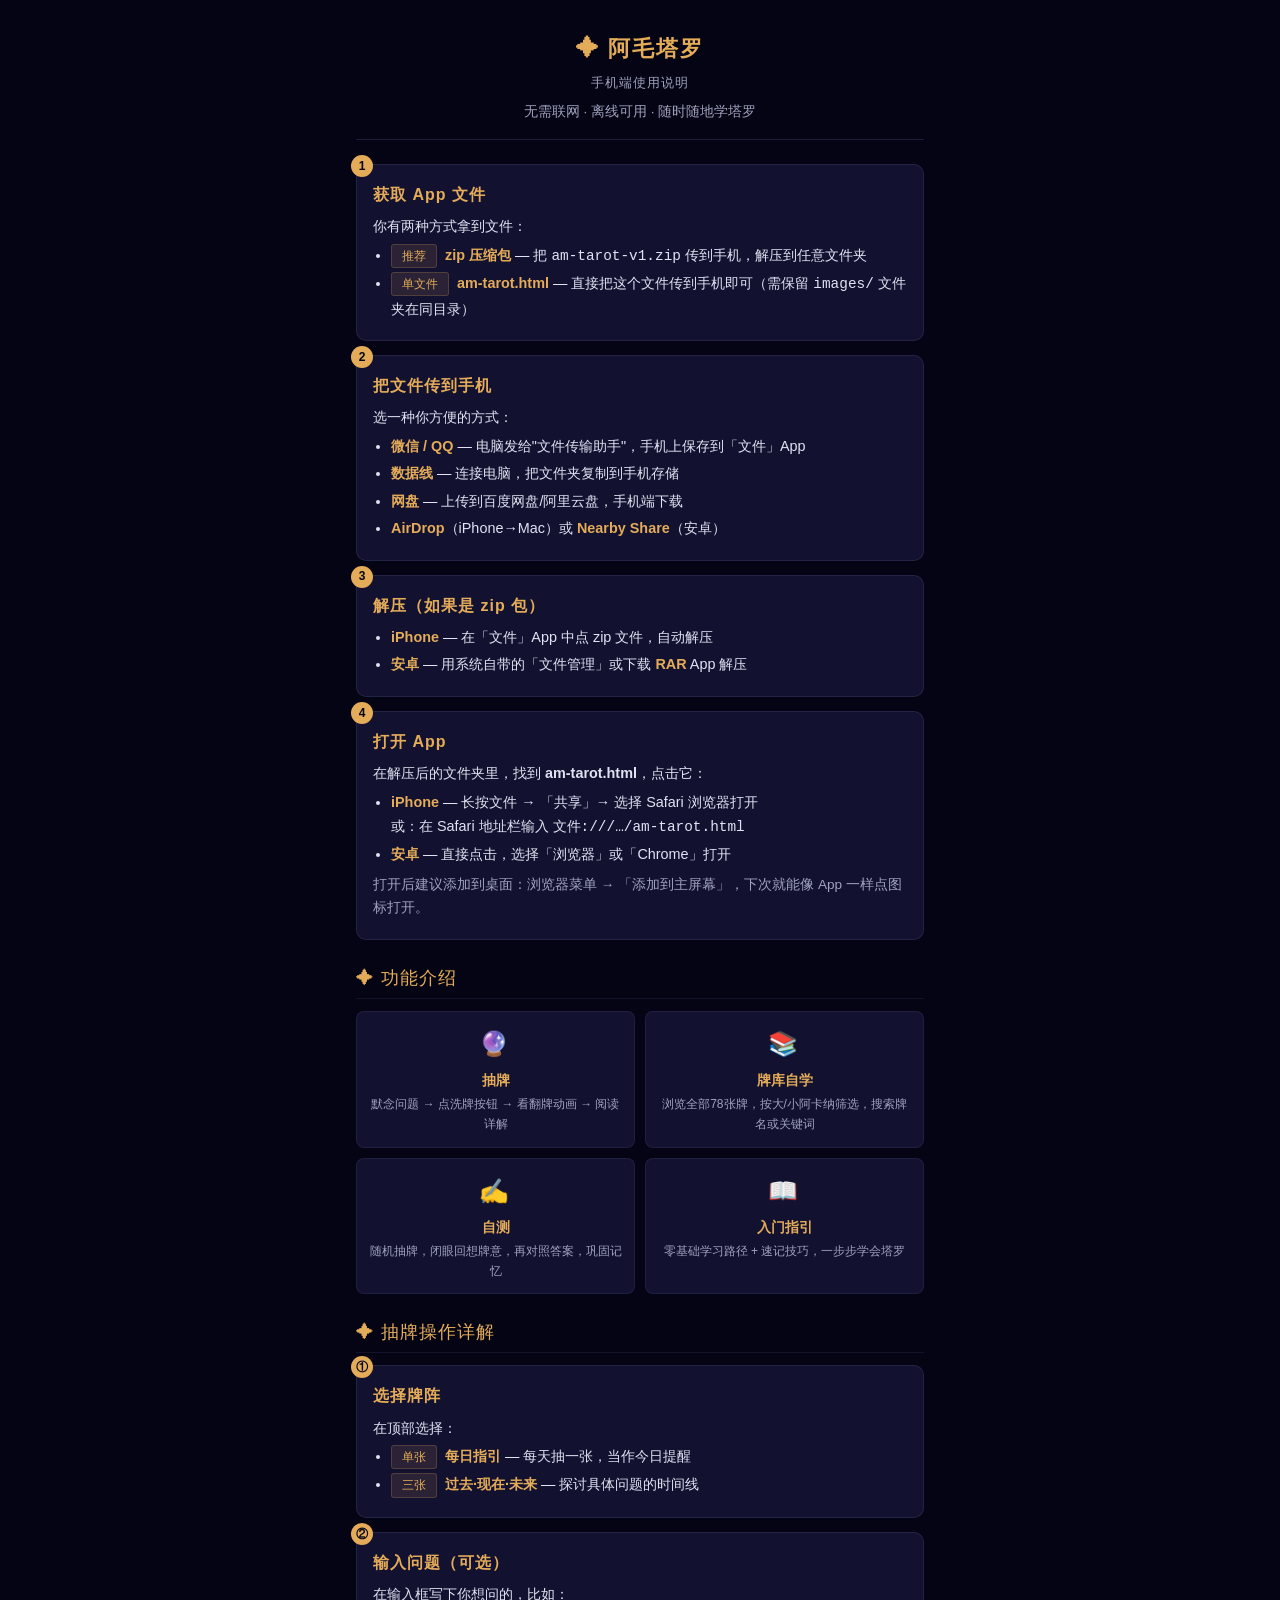
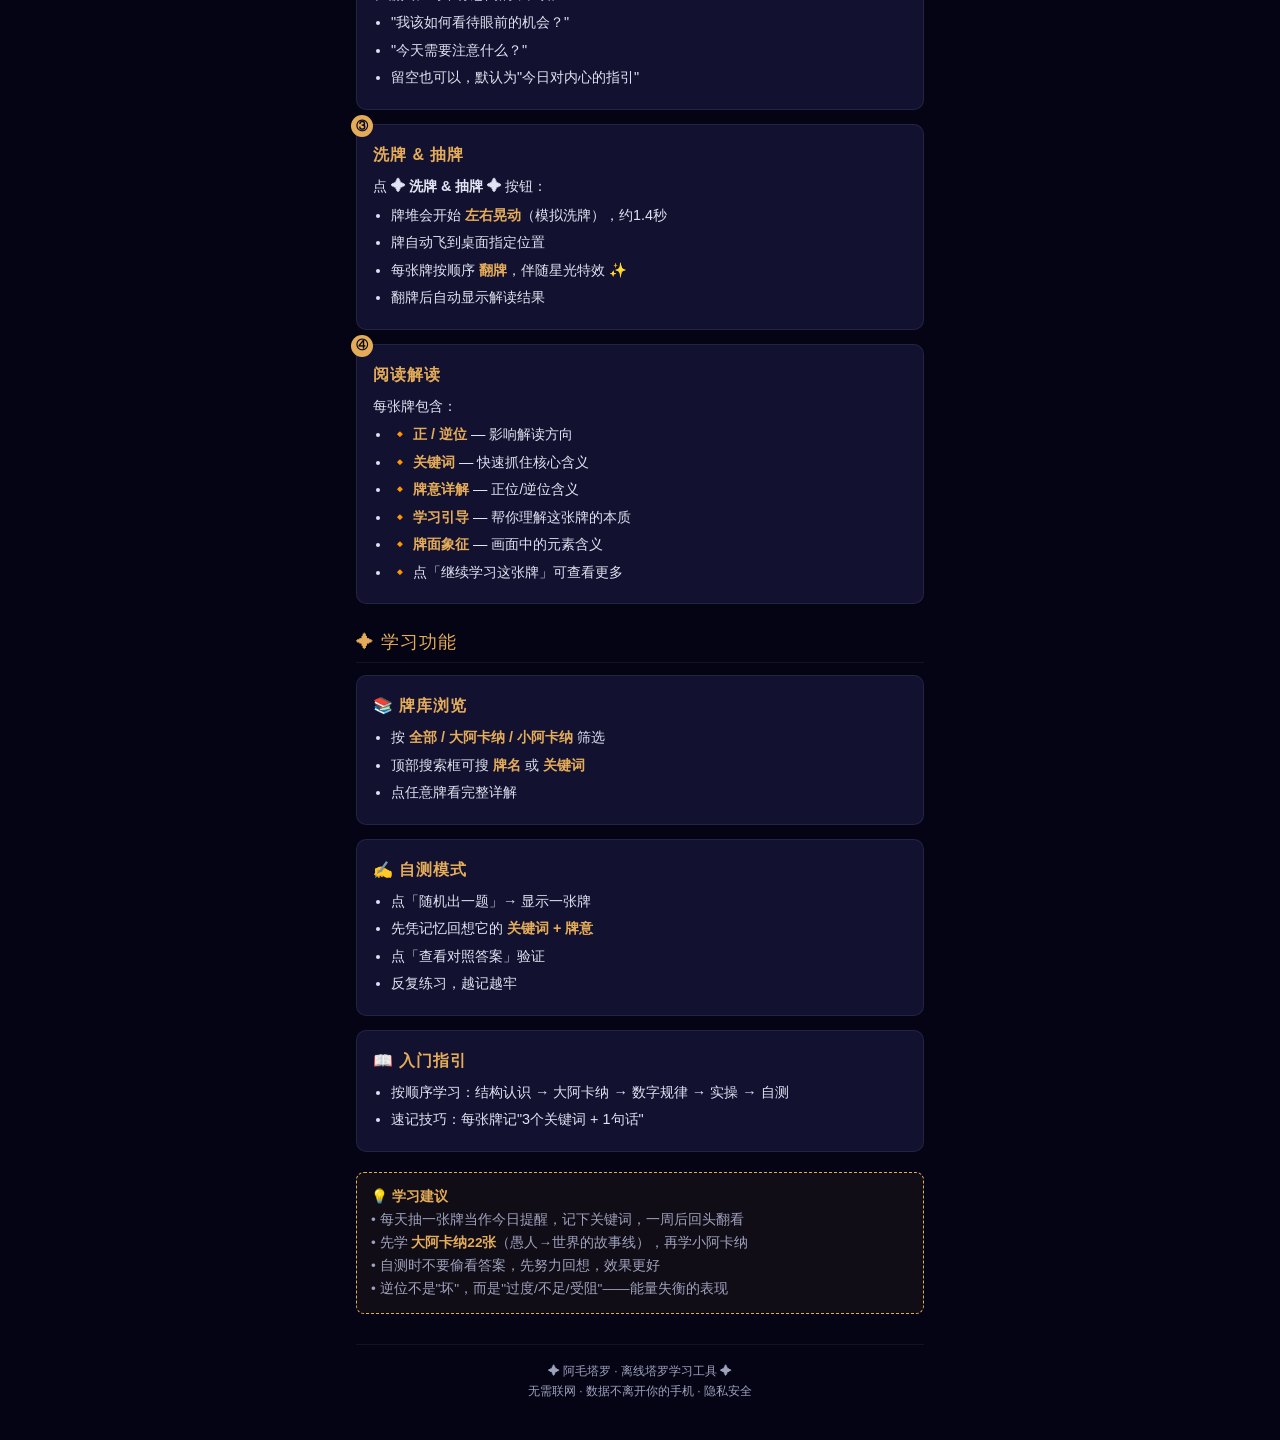
<file: 使用说明.html>
<!DOCTYPE html>
<html lang="zh-CN">
<head>
<meta charset="UTF-8">
<meta name="viewport" content="width=device-width, initial-scale=1.0, maximum-scale=1.0, user-scalable=no">
<title>阿毛塔罗 · 手机使用说明</title>
<style>
*{box-sizing:border-box;margin:0;padding:0;}
:root{
  --bg: oklch(12% 0.04 280);
  --card: oklch(20% 0.06 280);
  --gold: oklch(78% 0.12 75);
  --text: oklch(92% 0.02 280);
  --dim: oklch(72% 0.04 280);
  --accent: oklch(82% 0.03 260);
}
body{
  font-family: "PingFang SC", "Microsoft YaHei", -apple-system, sans-serif;
  background: var(--bg); color: var(--text);
  line-height: 1.7; padding: 20px 16px 40px; max-width: 600px; margin: 0 auto;
}
h1{color:var(--gold);font-size:1.4rem;text-align:center;margin:10px 0 6px;letter-spacing:2px;}
h1 small{display:block;font-size:0.8rem;color:var(--dim);font-weight:400;letter-spacing:1px;margin-top:4px;}
.sub{text-align:center;color:var(--dim);font-size:0.85rem;margin-bottom:24px;border-bottom:1px solid oklch(35% 0.06 280 / .5);padding-bottom:16px;}
.step{background:var(--card);border:1px solid oklch(35% 0.06 280 / .5);border-radius:10px;padding:16px;margin-bottom:14px;position:relative;}
.step-num{position:absolute;top:-10px;left:-6px;background:var(--gold);color:var(--bg);font-weight:700;font-size:0.75rem;width:22px;height:22px;border-radius:50%;display:flex;align-items:center;justify-content:center;letter-spacing:0;}
.step h3{color:var(--gold);font-size:1rem;margin-bottom:6px;letter-spacing:1px;}
.step p,.step li{font-size:0.9rem;color:var(--text);margin-bottom:4px;}
.step ul{padding-left:18px;margin-top:4px;}
.step li{margin-bottom:3px;}
.step li b{color:var(--gold);font-weight:600;}
.tag{display:inline-block;background:oklch(78% 0.12 75 / .12);color:var(--gold);padding:1px 10px;border-radius:3px;font-size:0.75rem;margin-right:4px;border:1px solid oklch(78% 0.12 75 / .2);}
.note{background:oklch(78% 0.12 75 / .06);border:1px dashed var(--gold);border-radius:8px;padding:12px 14px;margin:20px 0;font-size:0.85rem;color:var(--dim);}
.note b{color:var(--gold);}
.icon{font-style:normal;margin-right:4px;}
.section-title{color:var(--gold);font-size:1.1rem;margin:24px 0 12px;letter-spacing:1px;padding-bottom:4px;border-bottom:1px solid oklch(35% 0.06 280 / .3);}
.feat-grid{display:grid;grid-template-columns:1fr 1fr;gap:10px;margin-bottom:14px;}
.feat{background:var(--card);border:1px solid oklch(35% 0.06 280 / .4);border-radius:8px;padding:12px;text-align:center;}
.feat .icon{font-size:1.5rem;display:block;margin-bottom:4px;}
.feat-name{font-size:0.85rem;color:var(--gold);font-weight:600;}
.feat-desc{font-size:0.75rem;color:var(--dim);margin-top:2px;}
@media (max-width:380px){.feat-grid{grid-template-columns:1fr;}}
.footer{text-align:center;font-size:0.75rem;color:var(--dim);margin-top:30px;padding-top:16px;border-top:1px solid oklch(35% 0.06 280 / .3);}
</style>
</head>
<body>

<h1>✦ 阿毛塔罗<br><small>手机端使用说明</small></h1>
<p class="sub">无需联网 · 离线可用 · 随时随地学塔罗</p>

<!-- 第一步：获取文件 -->
<div class="step">
  <div class="step-num">1</div>
  <h3>获取 App 文件</h3>
  <p>你有两种方式拿到文件：</p>
  <ul>
    <li><span class="tag">推荐</span> <b>zip 压缩包</b> — 把 <code>am-tarot-v1.zip</code> 传到手机，解压到任意文件夹</li>
    <li><span class="tag">单文件</span> <b>am-tarot.html</b> — 直接把这个文件传到手机即可（需保留 <code>images/</code> 文件夹在同目录）</li>
  </ul>
</div>

<!-- 第二步：传文件到手机 -->
<div class="step">
  <div class="step-num">2</div>
  <h3>把文件传到手机</h3>
  <p>选一种你方便的方式：</p>
  <ul>
    <li><b>微信 / QQ</b> — 电脑发给"文件传输助手"，手机上保存到「文件」App</li>
    <li><b>数据线</b> — 连接电脑，把文件夹复制到手机存储</li>
    <li><b>网盘</b> — 上传到百度网盘/阿里云盘，手机端下载</li>
    <li><b>AirDrop</b>（iPhone→Mac）或 <b>Nearby Share</b>（安卓）</li>
  </ul>
</div>

<!-- 第三步：解压 -->
<div class="step">
  <div class="step-num">3</div>
  <h3>解压（如果是 zip 包）</h3>
  <ul>
    <li><b>iPhone</b> — 在「文件」App 中点 zip 文件，自动解压</li>
    <li><b>安卓</b> — 用系统自带的「文件管理」或下载 <b>RAR</b> App 解压</li>
  </ul>
</div>

<!-- 第四步：打开 -->
<div class="step">
  <div class="step-num">4</div>
  <h3>打开 App</h3>
  <p>在解压后的文件夹里，找到 <b>am-tarot.html</b>，点击它：</p>
  <ul>
    <li><b>iPhone</b> — 长按文件 → 「共享」→ 选择 Safari 浏览器打开<br>或：在 Safari 地址栏输入 <code>文件:///…/am-tarot.html</code></li>
    <li><b>安卓</b> — 直接点击，选择「浏览器」或「Chrome」打开</li>
  </ul>
  <p style="margin-top:6px;color:var(--dim);font-size:0.85rem;">打开后建议添加到桌面：浏览器菜单 → 「添加到主屏幕」，下次就能像 App 一样点图标打开。</p>
</div>

<div class="section-title">✦ 功能介绍</div>

<div class="feat-grid">
  <div class="feat">
    <span class="icon">🔮</span>
    <div class="feat-name">抽牌</div>
    <div class="feat-desc">默念问题 → 点洗牌按钮 → 看翻牌动画 → 阅读详解</div>
  </div>
  <div class="feat">
    <span class="icon">📚</span>
    <div class="feat-name">牌库自学</div>
    <div class="feat-desc">浏览全部78张牌，按大/小阿卡纳筛选，搜索牌名或关键词</div>
  </div>
  <div class="feat">
    <span class="icon">✍️</span>
    <div class="feat-name">自测</div>
    <div class="feat-desc">随机抽牌，闭眼回想牌意，再对照答案，巩固记忆</div>
  </div>
  <div class="feat">
    <span class="icon">📖</span>
    <div class="feat-name">入门指引</div>
    <div class="feat-desc">零基础学习路径 + 速记技巧，一步步学会塔罗</div>
  </div>
</div>

<div class="section-title">✦ 抽牌操作详解</div>

<div class="step">
  <div class="step-num">①</div>
  <h3>选择牌阵</h3>
  <p>在顶部选择：</p>
  <ul>
    <li><span class="tag">单张</span> <b>每日指引</b> — 每天抽一张，当作今日提醒</li>
    <li><span class="tag">三张</span> <b>过去·现在·未来</b> — 探讨具体问题的时间线</li>
  </ul>
</div>

<div class="step">
  <div class="step-num">②</div>
  <h3>输入问题（可选）</h3>
  <p>在输入框写下你想问的，比如：</p>
  <ul>
    <li>"我该如何看待眼前的机会？"</li>
    <li>"今天需要注意什么？"</li>
    <li>留空也可以，默认为"今日对内心的指引"</li>
  </ul>
</div>

<div class="step">
  <div class="step-num">③</div>
  <h3>洗牌 &amp; 抽牌</h3>
  <p>点 <b>✦ 洗牌 &amp; 抽牌 ✦</b> 按钮：</p>
  <ul>
    <li>牌堆会开始 <b>左右晃动</b>（模拟洗牌），约1.4秒</li>
    <li>牌自动飞到桌面指定位置</li>
    <li>每张牌按顺序 <b>翻牌</b>，伴随星光特效 ✨</li>
    <li>翻牌后自动显示解读结果</li>
  </ul>
</div>

<div class="step">
  <div class="step-num">④</div>
  <h3>阅读解读</h3>
  <p>每张牌包含：</p>
  <ul>
    <li>🔸 <b>正 / 逆位</b> — 影响解读方向</li>
    <li>🔸 <b>关键词</b> — 快速抓住核心含义</li>
    <li>🔸 <b>牌意详解</b> — 正位/逆位含义</li>
    <li>🔸 <b>学习引导</b> — 帮你理解这张牌的本质</li>
    <li>🔸 <b>牌面象征</b> — 画面中的元素含义</li>
    <li>🔸 点「继续学习这张牌」可查看更多</li>
  </ul>
</div>

<div class="section-title">✦ 学习功能</div>

<div class="step">
  <h3>📚 牌库浏览</h3>
  <ul>
    <li>按 <b>全部 / 大阿卡纳 / 小阿卡纳</b> 筛选</li>
    <li>顶部搜索框可搜 <b>牌名</b> 或 <b>关键词</b></li>
    <li>点任意牌看完整详解</li>
  </ul>
</div>

<div class="step">
  <h3>✍️ 自测模式</h3>
  <ul>
    <li>点「随机出一题」→ 显示一张牌</li>
    <li>先凭记忆回想它的 <b>关键词 + 牌意</b></li>
    <li>点「查看对照答案」验证</li>
    <li>反复练习，越记越牢</li>
  </ul>
</div>

<div class="step">
  <h3>📖 入门指引</h3>
  <ul>
    <li>按顺序学习：结构认识 → 大阿卡纳 → 数字规律 → 实操 → 自测</li>
    <li>速记技巧：每张牌记"3个关键词 + 1句话"</li>
  </ul>
</div>

<div class="note">
  <b>💡 学习建议</b><br>
  • 每天抽一张牌当作今日提醒，记下关键词，一周后回头翻看<br>
  • 先学 <b>大阿卡纳22张</b>（愚人→世界的故事线），再学小阿卡纳<br>
  • 自测时不要偷看答案，先努力回想，效果更好<br>
  • 逆位不是"坏"，而是"过度/不足/受阻"——能量失衡的表现
</div>

<div class="footer">
  ✦ 阿毛塔罗 · 离线塔罗学习工具 ✦<br>
  无需联网 · 数据不离开你的手机 · 隐私安全
</div>

</body>
</html>
</file>
